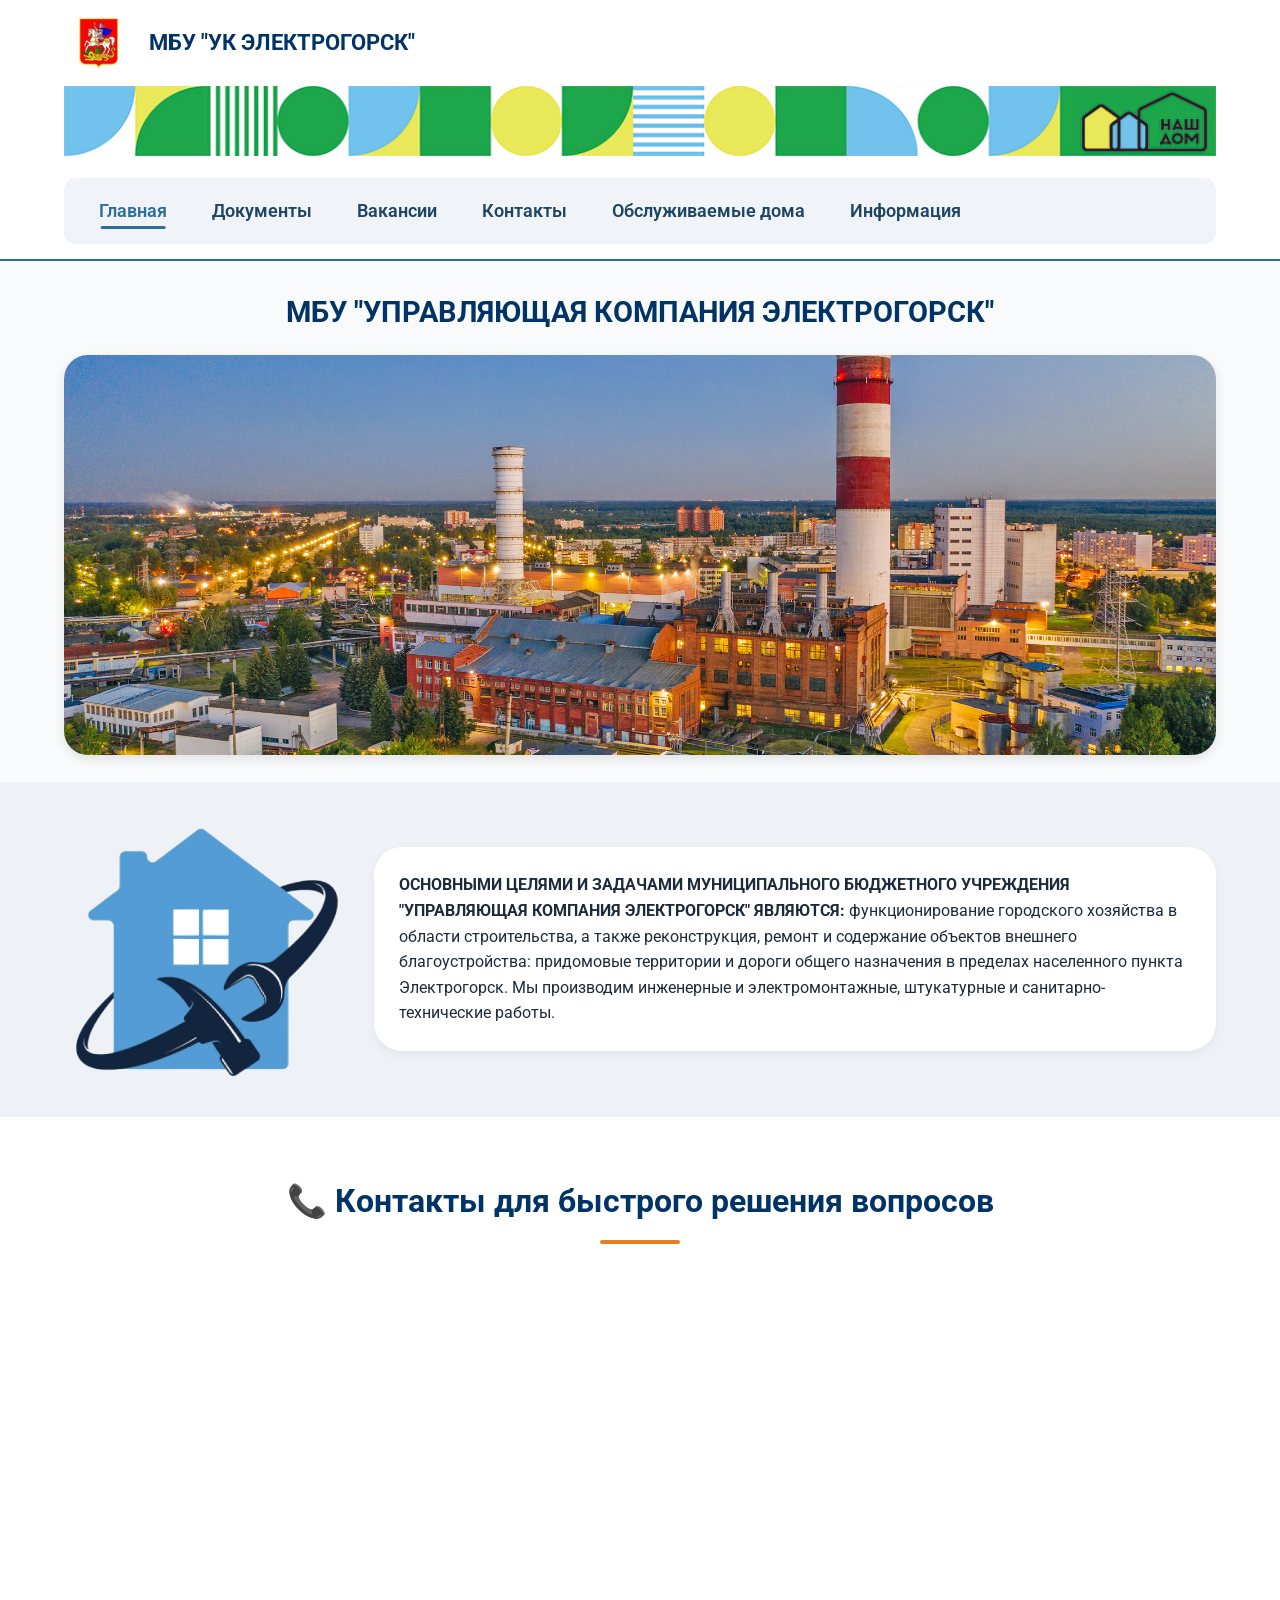
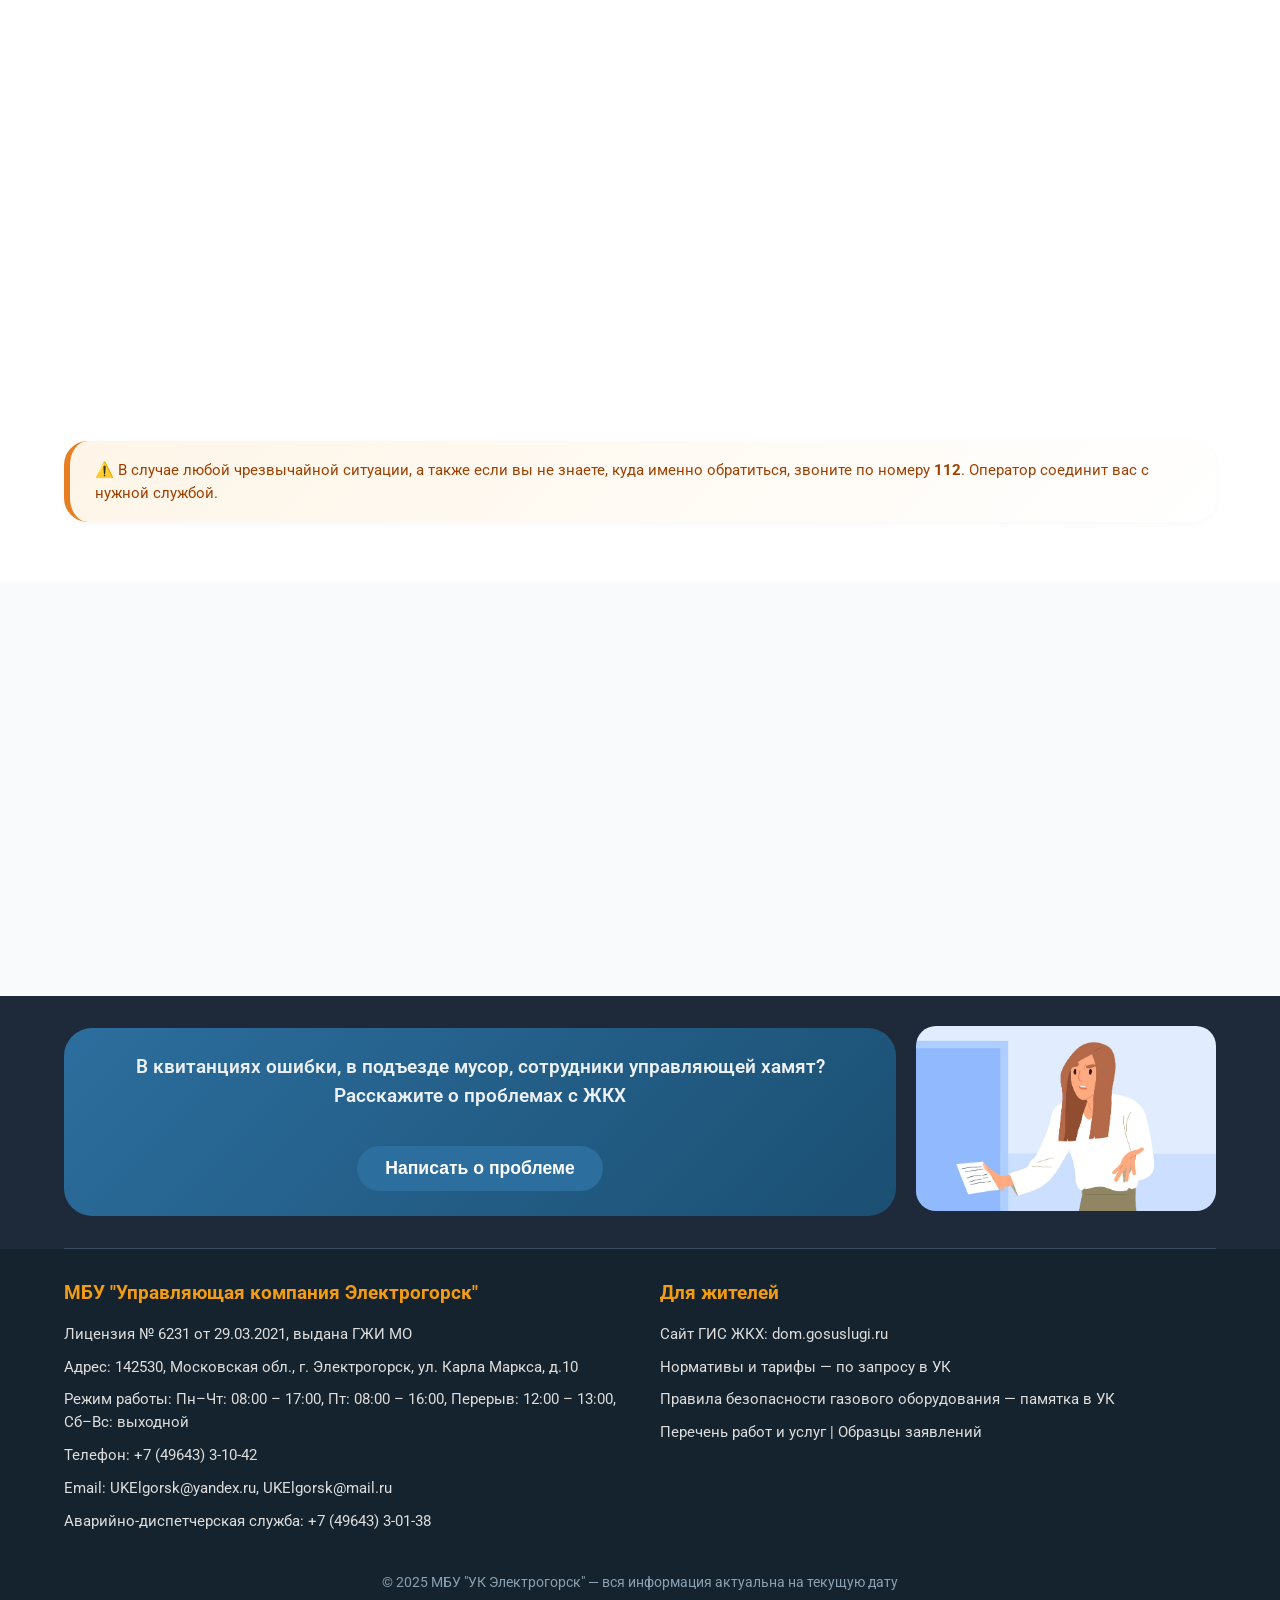
<file: index.html>
<!DOCTYPE html>
<html lang="ru">
<head>
    <meta charset="UTF-8">
    <meta name="viewport" content="width=device-width, initial-scale=1.0, user-scalable=yes">
    <title>МБУ "УК Электрогорск" | Управляющая компания</title>
    <link rel="stylesheet" href="style.css">
    <!-- Подключаем шрифты для удобства чтения -->
    <link href="https://fonts.googleapis.com/css2?family=Roboto:wght@400;500;700;900&display=swap" rel="stylesheet">
    <link rel="stylesheet" href="https://unpkg.com/aos@next/dist/aos.css">
</head>
<body>

    <!-- ШАПКА (ХЭДЕР) -->
    <header class="header">
        <div class="container header-container">
            <div class="logo">
                <img src="images/gerb.jpg" alt="Герб Электрогорска" class="gerb" data-aos="zoom-in" data-aos-duration="1500">
                <span class="logo-text" data-aos="zoom-in" data-aos-duration="1500">МБУ "УК ЭЛЕКТРОГОРСК"</span>
            </div>
            <!-- Декоративный орнамент (полоска с картинкой) -->
            <div class="ornament">
                <img src="images/top_ornament.png" alt="орнамент" class="ornament-img">
            </div>
            <!-- НАВИГАЦИЯ -->
            <nav class="main-nav">
                <ul class="nav-list">
                    <li><a href="index.html" class="active" data-aos="fade-left" data-aos-duration="1500" data-aos-delay="500">Главная</a></li>
                    <li><a href="documents.html" data-aos="fade-left" data-aos-duration="1500" data-aos-delay="600">Документы</a></li>
                    <li><a href="vacancies.html" data-aos="fade-left" data-aos-duration="1500" data-aos-delay="700">Вакансии</a></li>
                    <li><a href="contacts.html" data-aos="fade-left" data-aos-duration="1500" data-aos-delay="800">Контакты</a></li>
                    <li><a href="houses.html" data-aos="fade-left" data-aos-duration="1500" data-aos-delay="800">Обслуживаемые дома</a></li>
                    <li class="dropdown">
                        <a href="#" data-aos="fade-left" data-aos-duration="1500" data-aos-delay="800">Информация</a>
                        <ul class="dropdown-menu">
                            <li><a href="info.html">Общая информация</a></li>
                            <li><a href="announcements.html">Объявления</a></li>
                        </ul>
                    </li>
                </ul>
            </nav>
        </div>
    </header>

    <main>
        <!-- Блок с названием компании и фотографией города -->
        <section class="hero">
            <div class="container">
                <h1 class="company-title" data-aos="fade-up" data-aos-duration="1500">МБУ "УПРАВЛЯЮЩАЯ КОМПАНИЯ ЭЛЕКТРОГОРСК"</h1>
                <img src="images/city-photo2.jpg" alt="Город Электрогорск" class="city-photo" data-aos="zoom-out" data-aos-duration="1500">
            </div>
        </section>

        <section class="mission">
            <div class="container">
                <img src="images/work2.png" alt="Ремонтные работы" class="mission-img" data-aos="fade-right" data-aos-duration="1500">
                <div class="mission-text">
                    <p data-aos="fade-left" data-aos-duration="1500"><strong>ОСНОВНЫМИ ЦЕЛЯМИ И ЗАДАЧАМИ МУНИЦИПАЛЬНОГО БЮДЖЕТНОГО УЧРЕЖДЕНИЯ "УПРАВЛЯЮЩАЯ КОМПАНИЯ ЭЛЕКТРОГОРСК" ЯВЛЯЮТСЯ:</strong> функционирование городского хозяйства в области строительства, а также реконструкция, ремонт и содержание объектов внешнего благоустройства: придомовые территории и дороги общего назначения в пределах населенного пункта Электрогорск. Мы производим инженерные и электромонтажные, штукатурные и санитарно-технические работы.</p>
                </div>
            </div>
        </section>


        

<section class="contacts-block">
    <div class="container">
        <h2 class="section-title">📞 Контакты для быстрого решения вопросов</h2>
        <div class="contacts-table-wrapper" data-aos="fade-up" data-aos-duration="800">
            <table class="contacts-table">
                <tbody>   
                    <tr>
                        <td><strong>🛠️ Аварийная служба УК</strong></td>
                        <td><strong>8 (49643) 3-11-76</strong> — круглосуточно</td>
                    </tr>
                    <tr>
    <td><strong>🆘 Аварийно-диспетчерская служба РСО</strong></td>
    <td><strong>7 (49643) 3-21-93</strong> — круглосуточно</td>
</tr>
                    <tr>
                        <td><strong>🏘️ Жилищно-коммунальный отдел «Юг»</strong></td>
                        <td><strong>8 (49643) 3-21-85</strong></td>
                    </tr>
                    <tr>
                        <td><strong>🏘️ Жилищно-коммунальный отдел «Север»</strong></td>
                        <td><strong>8 (49643) 3-16-21</strong></td>
                    </tr>
                    <tr>
                        <td><strong>🏢 МБУ «Управляющая компания Электрогорск»</strong></td>
                        <td>Телефон: <strong>+7 (49643) 3-10-42</strong><br>E-mail: UKElgorsk@yandex.ru, UKElgorsk@mail.ru<br>Адрес: ул. Карла Маркса, д.10</td>
                    </tr>
                    
                    <tr>
                        <td><strong>🔥 Горячая линия / Телефон доверия (администрация)</strong></td>
                        <td><strong>8-(496)-432-99-03</strong></td>
                    </tr>
                    <tr>
                        <td><strong>🚨 Единая дежурно-диспетчерская служба (ЕДДС)</strong></td>
                        <td>Горячая линия: <strong>8 (49643) 2-12-04</strong></td>
                    </tr>
                    <tr>
                        <td><strong>💨 Аварийная служба газовой сети</strong></td>
                        <td>Со стационарного телефона: <strong>04</strong><br>С мобильного телефона: <strong>104</strong><br>Или через единый номер <strong>112</strong>
                        <br><strong>8(49643)5-06-06</strong>
                        <br><strong>8(800)500-71-84</strong> доб.<strong>106</strong>
                        </td>
                    </tr>
                </tbody>
            </table>
        </div>
        <p class="contacts-note">⚠️ В случае любой чрезвычайной ситуации, а также если вы не знаете, куда именно обратиться, звоните по номеру <strong>112</strong>. Оператор соединит вас с нужной службой.</p>
    </div>
</section>


<div class="admin-cards" data-aos="fade-left" data-aos-duration="1200">
    <h3 class="admin-cards-title">🏛️ Администрация городского округа Павловский Посад</h3>
    <div class="admin-cards-grid">
        <div class="admin-card address-card">
            <div class="admin-card-icon">📍</div>
            <h4 class="admin-card-heading">Адрес</h4>
            <p class="admin-card-text">г. Павловский Посад,<br>пл. Революции, д. 4</p>
        </div>
        <div class="admin-card phones-card">
            <div class="admin-card-icon">📞</div>
            <h4 class="admin-card-heading">Телефоны</h4>
            <p class="admin-card-text">
                <span class="phone-item"><a href="tel:84964321179">8 (49643) 2-11-79</a></span>
                <span class="phone-item"><a href="tel:84964321347">8 (49643) 2-13-47</a></span>
                <span class="phone-item"><a href="tel:84964322409">8 (49643) 2-24-09</a></span>
            </p>
        </div>
        <div class="admin-card email-card">
            <div class="admin-card-icon">✉️</div>
            <h4 class="admin-card-heading">Электронная почта</h4>
            <p class="admin-card-text">
                <span class="email-item"><a href="mailto:pavpos@mosreg.ru">pavpos@mosreg.ru</a></span>
                <span class="email-item"><a href="mailto:info@pavpos.ru">info@pavpos.ru</a></span>
            </p>
        </div>
    </div>
</div>


 <!-- конец -->
       <!-- Блок "Не дали отопление?" с одной картинкой -->
 <!--<section class="heating">
    <div class="container heating-container">
        <div class="heating-info">
            <h2 data-aos="fade-left" data-aos-duration="1500">Не дали отопление? <span>Расскажите — мы поможем!</span></h2>
            <p class="lead" data-aos="fade-right" data-aos-duration="1500">В Подмосковье начался отопительный сезон: узнать дату запуска отопления в своем доме можно с помощью Карты коммунальных услуг МКД.</p>
            
            <div class="steps-block" data-aos="fade-right" data-aos-duration="1500" data-aos-delay="400">
                <h3>Что делать, если отопление не дали?</h3>
                <p>Если по графику в вашем доме уже должно стать тепло, но этого не произошло, расскажите об этом через <strong>Единую диспетчерскую службу Московской области</strong>.</p>
            </div>
            
            <div class="steps-block" data-aos="fade-right" data-aos-duration="1500" data-aos-delay="500">
                <h3>Как подать заявку</h3>
                <ul class="styled-list check-list">
                    <li>нажимаем «подать заявку» на сайте;</li>
                    <li>указываем контактный номер для связи;</li>
                    <li>выбираем адрес проживания;</li>
                    <li>указываем номер квартиры;</li>
                    <li>выбираем интересующую категорию и оставляем заявку.</li>
                </ul>
            </div>
            
            <div class="steps-block" data-aos="fade-right" data-aos-duration="1500" data-aos-delay="500">
                <h3>Что дальше?</h3>
                <ol class="styled-list numbered-list">
                    <li>Управляющая компания рассмотрит вашу заявку в течение суток.</li>
                    <li>Мы направим слесаря УК в ваш дом или квартиру для установления причины и запуска отопления.</li>
                </ol>
            </div>
            
            <button class="btn primary-btn" id="openModalBtn" data-aos="fade-up" data-aos-duration="1000">Подать заявку</button>
        </div>
        
        <div class="heating-image-single">
            <img src="images/work.jpg" alt="Помощь с отоплением" data-aos="zoom-in" data-aos-duration="1500">
            <img src="images/goodheat.png" alt="Помощь с отоплением" data-aos="zoom-in" data-aos-duration="1500">
            
        </div>
    </div>
</section>-->
    </main>
    <!-- ФУТЕР (нижняя часть с градиентом и обязательной информацией) -->
    <footer class="footer">
        <div class="container footer-container">
            <div class="footer-left">
                <div class="gradient-box">
                    <p class="footer-slogan">В квитанциях ошибки, в подъезде мусор, сотрудники управляющей хамят? Расскажите о проблемах с ЖКХ</p>
                    <button class="btn secondary-btn" id="openProblemModal">Написать о проблеме</button>
                </div>
            </div>
            <div class="footer-right">
                <!-- Картинка-заглушка, заменишь на свою -->
                <img src="images/banner.jpg" alt="Фото дома" class="footer-img">
                
            </div>
        </div>
        <!-- Блок с обязательной раскрытой информацией (п.31, 32 требований) -->
        <div class="footer-info">
            <div class="container">
                <div class="info-grid">
                    <div class="info-block">
                        <h4>МБУ "Управляющая компания Электрогорск"</h4>
                        <p>Лицензия № 6231 от 29.03.2021, выдана ГЖИ МО</p>
                        <p>Адрес: 142530, Московская обл., г. Электрогорск, ул. Карла Маркса, д.10</p>
                        <p>Режим работы: Пн–Чт: 08:00 – 17:00, Пт: 08:00 – 16:00, Перерыв: 12:00 – 13:00, Сб–Вс: выходной</p>
                        <p>Телефон: <a href="tel:+74964331042">+7 (49643) 3-10-42</a></p>
                        <p>Email: <a href="mailto:UKElgorsk@yandex.ru">UKElgorsk@yandex.ru</a>, <a href="mailto:UKElgorsk@mail.ru">UKElgorsk@mail.ru</a></p>
                        <p>Аварийно-диспетчерская служба: +7 (49643) 3-01-38</p>
                    </div>
                    <div class="info-block">
                        <h4>Для жителей</h4>
                        <p>Сайт ГИС ЖКХ: <a href="https://dom.gosuslugi.ru" target="_blank">dom.gosuslugi.ru</a></p>
                        <p>Нормативы и тарифы — по запросу в УК</p>
                        <p>Правила безопасности газового оборудования — памятка в УК</p>
                        <p><a href="#">Перечень работ и услуг</a> | <a href="#">Образцы заявлений</a></p>
                    </div>
                </div>
                <div class="copyright">
                    © 2025 МБУ "УК Электрогорск" — вся информация актуальна на текущую дату
                </div>
            </div>
        </div>
    </footer>








    
   <!-- НОВОЕ МОДАЛЬНОЕ ОКНО для "Написать о проблеме" -->
<div id="problemModal" class="modal problem-modal">
    <div class="modal-content modal-large">
        <span class="close-problem-modal close">&times;</span>
        <h3>Сообщить о проблеме</h3>
        <form id="problemForm" enctype="multipart/form-data">
            <div class="form-group">
                <label>Опишите ситуацию *</label>
                <textarea name="problemText" rows="4" placeholder="Суть проблемы или предложения..." required></textarea>
                <small class="form-hint">Несколько проблем? Рекомендуется указывать информацию только об одной проблеме или предложении, так вопрос быстрее дойдет до адресата.</small>
            </div>

            <div class="form-group">
                <label>Файлы (при необходимости)</label>
                <div class="file-upload-area" id="fileUploadArea">
                    <p>📎 Перетащите файлы сюда или <span class="file-select-link">выберите на компьютере</span></p>
                    <input type="file" name="files" id="fileInput" multiple style="display: none;">
                </div>
                <small class="form-hint">Не более 10 файлов, каждый до 10 Мб</small>
                <ul id="fileList" class="file-list"></ul>
            </div>

            <div class="form-row">
                <div class="form-group">
                    <label>Ваш регион *</label>
                    <select name="region" required>
                        <option value="">Выберите регион</option>
                        <option value="Московская область">Московская область</option>
                        <option value="Москва">Москва</option>
                        <option value="Другой">Другой</option>
                    </select>
                </div>
                <div class="form-group">
                    <label>Категория</label>
                    <select name="category">
                        <option value="">Выберите категорию</option>
                        <option value="Проблема с ЖКХ">Проблема с ЖКХ</option>
                        <option value="Ошибка в квитанции">Ошибка в квитанции</option>
                        <option value="Хамство сотрудников">Хамство сотрудников</option>
                        <option value="Мусор и благоустройство">Мусор и благоустройство</option>
                        <option value="Отопление/горячая вода">Отопление/горячая вода</option>
                    </select>
                </div>
            </div>

            <div class="form-group checkbox-group">
                <label class="checkbox-label">
                    <input type="checkbox" name="publicDisplay"> Отображать сообщение или обращение на портале госуслуг в открытом доступе
                </label>
            </div>

            <div class="form-group checkbox-group">
                <label class="checkbox-label">
                    <input type="checkbox" name="agreement" required> Я соглашаюсь с правилами подачи сообщений и обращений
                </label>
            </div>

            <div class="form-group checkbox-group">
                <label class="checkbox-label">
                    <input type="checkbox" name="collective"> Коллективное обращение
                </label>
                <small class="form-hint">Если обращение коллективное, укажите список заявителей в описании.</small>
            </div>

            <div class="form-group checkbox-group">
                <label class="checkbox-label">
                    <input type="checkbox" name="fz59"> Если Вы хотите, чтобы обращение рассматривалось в соответствии с 59-ФЗ в 30-дневный срок, отметьте на форме
                </label>
            </div>

            <button type="submit" class="btn primary-btn">Отправить обращение</button>
        </form>
    </div>
</div>


<!-- СТАРАЯ МОДАЛКА для заявки на отопление/вакансии -->
<div id="modal" class="modal">
    <div class="modal-content">
        <span class="close">&times;</span>
        <h3>Подать заявку</h3>
        <form id="requestForm">
            <label>Ваше имя *</label>
            <input type="text" name="name" required>
            <label>Контактный телефон *</label>
            <input type="tel" name="phone" required>
            <label>Адрес (улица, дом, квартира)</label>
            <input type="text" name="address">
            <label>Суть проблемы</label>
            <textarea name="problem" rows="3"></textarea>
            <button type="submit" class="btn primary-btn">Отправить</button>
        </form>
    </div>
</div>
<script src="https://unpkg.com/aos@next/dist/aos.js"></script>
  <script>AOS.init({offset:0});</script>
    <script src="script.js"></script>
</body>
</html>
</file>
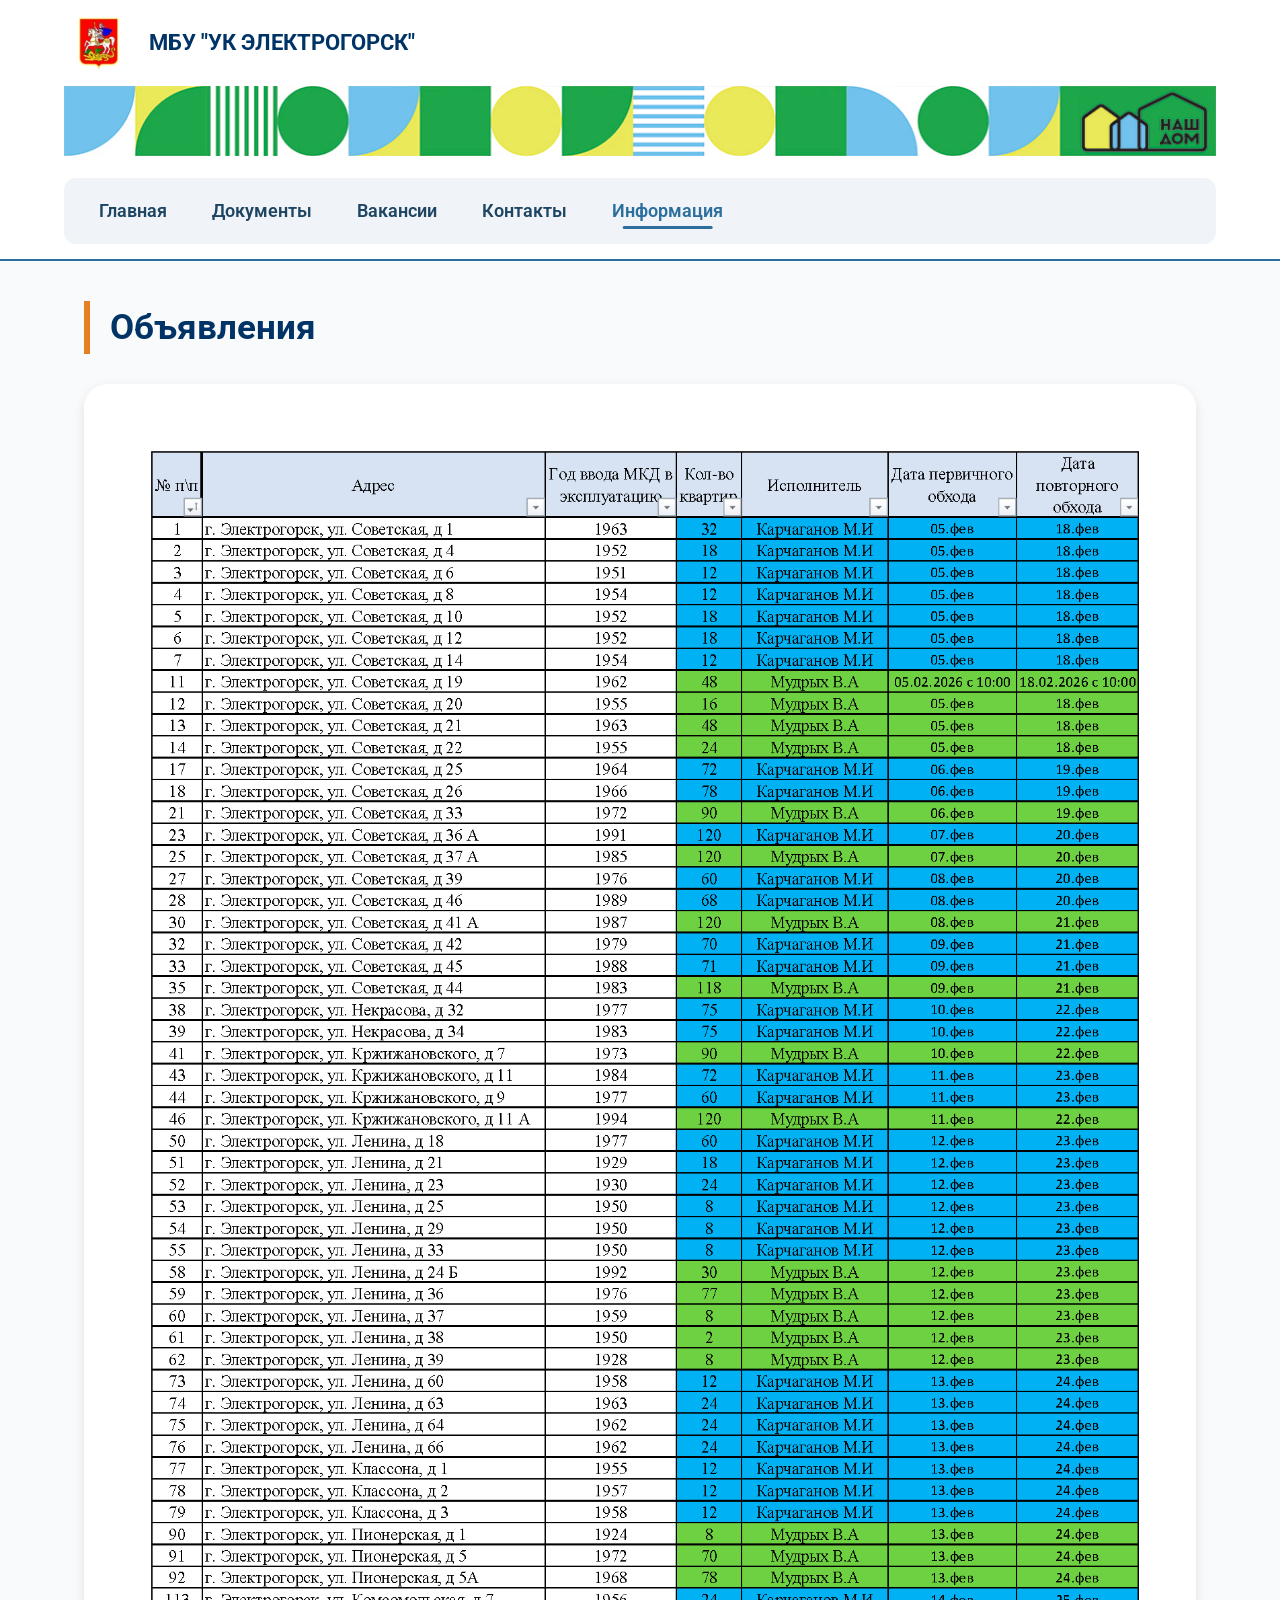
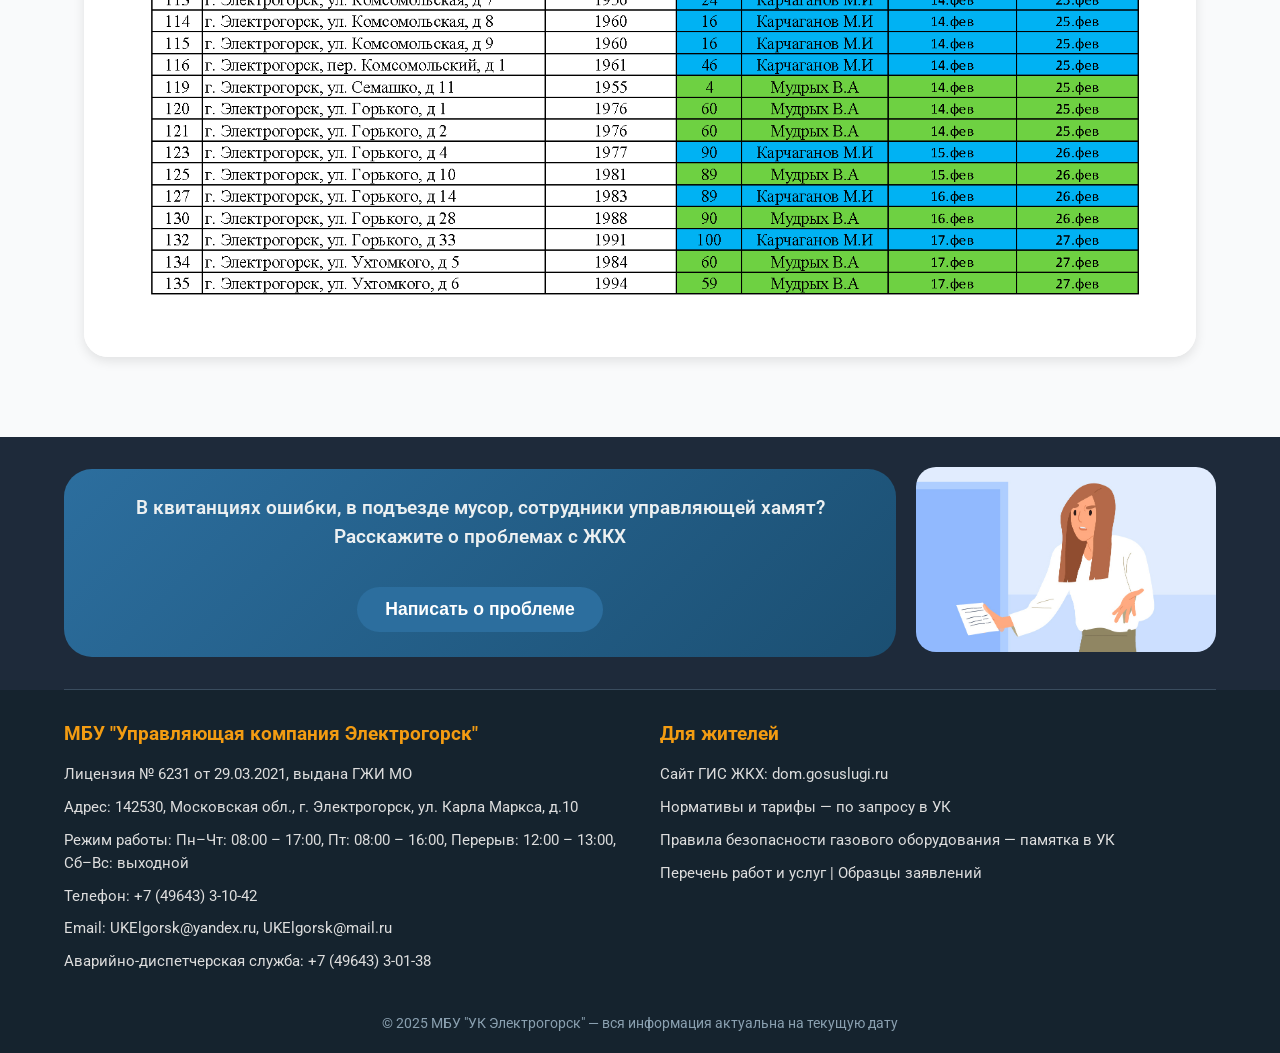
<file: announcements.html>
<!DOCTYPE html>
<html lang="ru">
<head>
    <meta charset="UTF-8">
    <meta name="viewport" content="width=device-width, initial-scale=1.0">
    <title>Объявления - МБУ "УК Электрогорск"</title>
    <link rel="stylesheet" href="style.css">
    <link href="https://fonts.googleapis.com/css2?family=Roboto:wght@400;500;700&display=swap" rel="stylesheet">
    <link rel="stylesheet" href="https://unpkg.com/aos@next/dist/aos.css">
</head>
<body>
    <header class="header">
        <div class="container header-container">
            <div class="logo">
                <img src="images/gerb.jpg" alt="Герб Электрогорска" class="gerb" data-aos="zoom-in" data-aos-duration="1500">
                <span class="logo-text" data-aos="zoom-in" data-aos-duration="1500">МБУ "УК ЭЛЕКТРОГОРСК"</span>
            </div>
            <div class="ornament">
                <img src="images/top_ornament.png" alt="орнамент" class="ornament-img">
            </div>
            <nav class="main-nav">
                <ul class="nav-list">
                    <li><a href="index.html" data-aos="fade-left" data-aos-duration="1500" data-aos-delay="500">Главная</a></li>
                    <li><a href="documents.html" data-aos="fade-left" data-aos-duration="1500" data-aos-delay="600">Документы</a></li>
                    <li><a href="vacancies.html" data-aos="fade-left" data-aos-duration="1500" data-aos-delay="700">Вакансии</a></li>
                    <li><a href="contacts.html" data-aos="fade-left" data-aos-duration="1500" data-aos-delay="800">Контакты</a></li>
                    <li class="dropdown">
                        <a href="#" class="active" data-aos="fade-left" data-aos-duration="1500" data-aos-delay="800">Информация</a>
                        <ul class="dropdown-menu">
                            <li><a href="info.html" class="active">Общая информация</a></li>
                            <li><a href="announcements.html">Объявления</a></li>
                        </ul>
                    </li>
                </ul>
            </nav>
        </div>
    </header>
    
    <main>
        <div class="container announcements-container">
            <h1 class="page-title" data-aos="fade-right" data-aos-duration="1500">Объявления</h1>
            <div class="announcements-grid">
                <!--<div class="announcement-card" data-aos="fade-up" data-aos-duration="1500" data-aos-delay="200">
                    <img src="images/announcement1.png" alt="Объявление 1">
                </div>-->
                <div class="announcement-card" data-aos="fade-up" data-aos-duration="1500" data-aos-delay="300">
                    <img src="images/announcement2.png" alt="Объявление 2">
                </div>
            </div>
        </div>
    </main>

    <footer class="footer">
        <div class="container footer-container">
            <div class="footer-left">
                <div class="gradient-box">
                    <p class="footer-slogan">В квитанциях ошибки, в подъезде мусор, сотрудники управляющей хамят? Расскажите о проблемах с ЖКХ</p>
                    <button class="btn secondary-btn open-modal-btn">Написать о проблеме</button>
                </div>
            </div>
            <div class="footer-right">
                <img src="images/banner.jpg" alt="Фото дома" class="footer-img">
            </div>
        </div>
        <div class="footer-info">
            <div class="container">
                <div class="info-grid">
                    <div class="info-block">
                        <h4>МБУ "Управляющая компания Электрогорск"</h4>
                        <p>Лицензия № 6231 от 29.03.2021, выдана ГЖИ МО</p>
                        <p>Адрес: 142530, Московская обл., г. Электрогорск, ул. Карла Маркса, д.10</p>
                        <p>Режим работы: Пн–Чт: 08:00 – 17:00, Пт: 08:00 – 16:00, Перерыв: 12:00 – 13:00, Сб–Вс: выходной</p>
                        <p>Телефон: <a href="tel:+74964331042">+7 (49643) 3-10-42</a></p>
                        <p>Email: <a href="mailto:UKElgorsk@yandex.ru">UKElgorsk@yandex.ru</a>, <a href="mailto:UKElgorsk@mail.ru">UKElgorsk@mail.ru</a></p>
                        <p>Аварийно-диспетчерская служба: +7 (49643) 3-01-38</p>
                    </div>
                    <div class="info-block">
                        <h4>Для жителей</h4>
                        <p>Сайт ГИС ЖКХ: <a href="https://dom.gosuslugi.ru" target="_blank">dom.gosuslugi.ru</a></p>
                        <p>Нормативы и тарифы — по запросу в УК</p>
                        <p>Правила безопасности газового оборудования — памятка в УК</p>
                        <p><a href="#">Перечень работ и услуг</a> | <a href="#">Образцы заявлений</a></p>
                    </div>
                </div>
                <div class="copyright">
                    © 2025 МБУ "УК Электрогорск" — вся информация актуальна на текущую дату
                </div>
            </div>
        </div>
    </footer>





    <!-- НОВОЕ МОДАЛЬНОЕ ОКНО для "Написать о проблеме" -->
<div id="problemModal" class="modal problem-modal">
    <div class="modal-content modal-large">
        <span class="close-problem-modal close">&times;</span>
        <h3>Сообщить о проблеме</h3>
        <form id="problemForm" enctype="multipart/form-data">
            <div class="form-group">
                <label>Опишите ситуацию *</label>
                <textarea name="problemText" rows="4" placeholder="Суть проблемы или предложения..." required></textarea>
                <small class="form-hint">Несколько проблем? Рекомендуется указывать информацию только об одной проблеме или предложении, так вопрос быстрее дойдет до адресата.</small>
            </div>

            <div class="form-group">
                <label>Файлы (при необходимости)</label>
                <div class="file-upload-area" id="fileUploadArea">
                    <p>📎 Перетащите файлы сюда или <span class="file-select-link">выберите на компьютере</span></p>
                    <input type="file" name="files" id="fileInput" multiple style="display: none;">
                </div>
                <small class="form-hint">Не более 10 файлов, каждый до 10 Мб</small>
                <ul id="fileList" class="file-list"></ul>
            </div>

            <div class="form-row">
                <div class="form-group">
                    <label>Ваш регион *</label>
                    <select name="region" required>
                        <option value="">Выберите регион</option>
                        <option value="Московская область">Московская область</option>
                        <option value="Москва">Москва</option>
                        <option value="Другой">Другой</option>
                    </select>
                </div>
                <div class="form-group">
                    <label>Категория</label>
                    <select name="category">
                        <option value="">Выберите категорию</option>
                        <option value="Проблема с ЖКХ">Проблема с ЖКХ</option>
                        <option value="Ошибка в квитанции">Ошибка в квитанции</option>
                        <option value="Хамство сотрудников">Хамство сотрудников</option>
                        <option value="Мусор и благоустройство">Мусор и благоустройство</option>
                        <option value="Отопление/горячая вода">Отопление/горячая вода</option>
                    </select>
                </div>
            </div>

            <div class="form-group checkbox-group">
                <label class="checkbox-label">
                    <input type="checkbox" name="publicDisplay"> Отображать сообщение или обращение на портале госуслуг в открытом доступе
                </label>
            </div>

            <div class="form-group checkbox-group">
                <label class="checkbox-label">
                    <input type="checkbox" name="agreement" required> Я соглашаюсь с правилами подачи сообщений и обращений
                </label>
            </div>

            <div class="form-group checkbox-group">
                <label class="checkbox-label">
                    <input type="checkbox" name="collective"> Коллективное обращение
                </label>
                <small class="form-hint">Если обращение коллективное, укажите список заявителей в описании.</small>
            </div>

            <div class="form-group checkbox-group">
                <label class="checkbox-label">
                    <input type="checkbox" name="fz59"> Если Вы хотите, чтобы обращение рассматривалось в соответствии с 59-ФЗ в 30-дневный срок, отметьте на форме
                </label>
            </div>

            <button type="submit" class="btn primary-btn">Отправить обращение</button>
        </form>
    </div>
</div>
<script src="https://unpkg.com/aos@next/dist/aos.js"></script>
  <script>AOS.init({offset:0});</script>
<script src="script.js"></script>
</body>
</html>
</file>
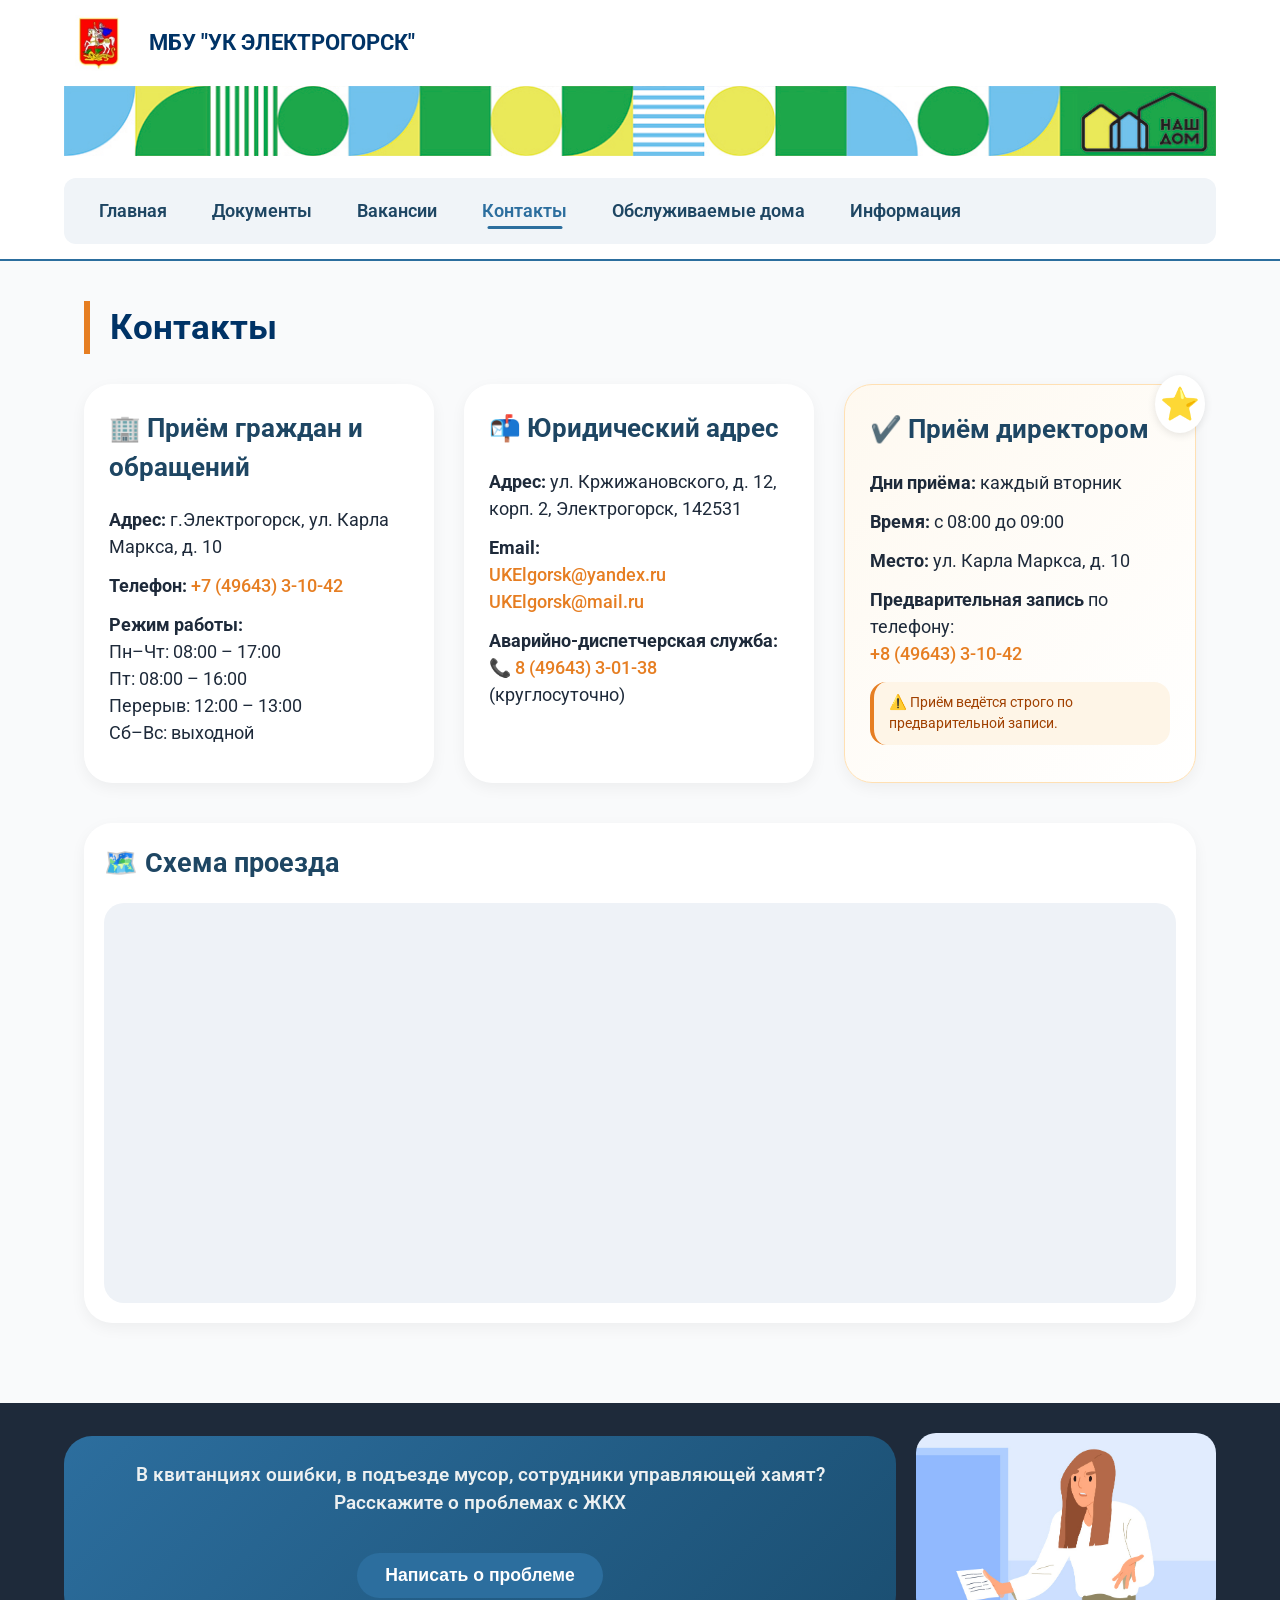
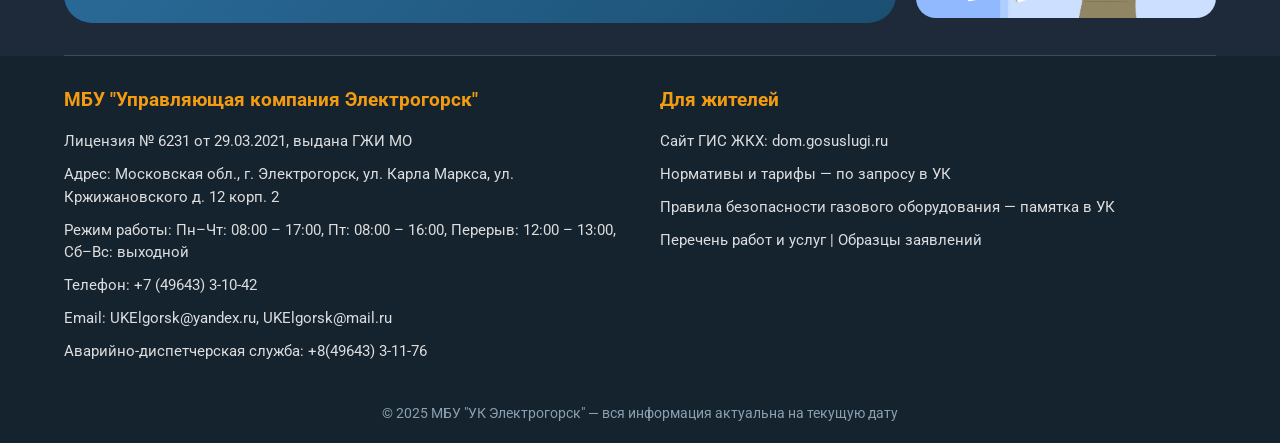
<file: contacts.html>
<!DOCTYPE html>
<html lang="ru">
<head>
    <meta charset="UTF-8">
    <meta name="viewport" content="width=device-width, initial-scale=1.0, user-scalable=yes">
    <title>Контакты - МБУ "УК Электрогорск"</title>
    <link rel="stylesheet" href="style.css">
    <link href="https://fonts.googleapis.com/css2?family=Roboto:wght@400;500;700;900&display=swap" rel="stylesheet">
    <link rel="stylesheet" href="https://unpkg.com/aos@next/dist/aos.css">
</head>
<body>
<!-- Скрипт для загрузки Яндекс.Карт -->
<script src="https://api-maps.yandex.ru/2.1/?apikey=ваш_ключ&lang=ru_RU" type="text/javascript"></script>
    <!-- ШАПКА -->
    <header class="header">
        <div class="container header-container">
            <div class="logo">
                <img src="images/gerb.jpg" alt="Герб Электрогорска" class="gerb" data-aos="zoom-in" data-aos-duration="1500">
                <span class="logo-text" data-aos="zoom-in" data-aos-duration="1500">МБУ "УК ЭЛЕКТРОГОРСК"</span>
            </div>
            <div class="ornament">
                <img src="images/top_ornament.png" alt="орнамент" class="ornament-img">
            </div>
            <nav class="main-nav">
                <ul class="nav-list">
                    <li><a href="index.html" data-aos="fade-left" data-aos-duration="1500" data-aos-delay="500">Главная</a></li>
                    <li><a href="documents.html" data-aos="fade-left" data-aos-duration="1500" data-aos-delay="600">Документы</a></li>
                    <li><a href="vacancies.html" data-aos="fade-left" data-aos-duration="1500" data-aos-delay="700">Вакансии</a></li>
                    <li><a href="contacts.html" class="active" data-aos="fade-left" data-aos-duration="1500" data-aos-delay="800">Контакты</a></li>
                    <li><a href="houses.html" data-aos="fade-left" data-aos-duration="1500" data-aos-delay="800">Обслуживаемые дома</a></li>
                    <li class="dropdown">
                        <a href="#" data-aos="fade-left" data-aos-duration="1500" data-aos-delay="800">Информация</a>
                        <ul class="dropdown-menu">
                            <li><a href="info.html">Общая информация</a></li>
                            <li><a href="announcements.html">Объявления</a></li>
                        </ul>
                    </li>
                </ul>
            </nav>
        </div>
    </header>

    <main>
    <div class="container contacts-container">
        <h1 class="page-title" data-aos="fade-right" data-aos-duration="1500">Контакты</h1>

        <div class="contacts-grid">
            <!-- Карточка 1: Приём граждан -->
            <div class="contact-card" data-aos="fade-up" data-aos-duration="1500" data-aos-delay="500">
                <h2>🏢 Приём граждан и обращений</h2>
                <p><strong>Адрес:</strong> г.Электрогорск, ул. Карла Маркса, д. 10</p>
                <p><strong>Телефон:</strong> <a href="tel:+74964331042">+7 (49643) 3-10-42</a></p>
                <p><strong>Режим работы:</strong><br>
                Пн–Чт: 08:00 – 17:00<br>
                Пт: 08:00 – 16:00<br>
                Перерыв: 12:00 – 13:00<br>
                Сб–Вс: выходной</p>
            </div>

            <!-- Карточка 2: Юридический адрес -->
            <div class="contact-card" data-aos="fade-up" data-aos-duration="1500" data-aos-delay="600">
                <h2>📬 Юридический адрес</h2>
                <p><strong>Адрес:</strong> ул. Кржижановского, д. 12, корп. 2, Электрогорск, 142531</p>
                <p><strong>Email:</strong><br>
                <a href="mailto:UKElgorsk@yandex.ru">UKElgorsk@yandex.ru</a><br>
                <a href="mailto:UKElgorsk@mail.ru">UKElgorsk@mail.ru</a></p>
                <p><strong>Аварийно-диспетчерская служба:</strong><br>
                📞 <a href="tel:+74964330138">8 (49643) 3-01-38</a> (круглосуточно)</p>
            </div>

            <!-- Карточка 3: Приём директором (НОВОЕ) -->
            <div class="contact-card highlight-card" data-aos="fade-up" data-aos-duration="1500" data-aos-delay="700">
                <h2>✔️ Приём директором</h2>
                <p><strong>Дни приёма:</strong> каждый вторник</p>
                <p><strong>Время:</strong> с 08:00 до 09:00</p>
                <p><strong>Место:</strong> ул. Карла Маркса, д. 10</p>
                <p><strong>Предварительная запись</strong> по телефону:<br>
                <a href="tel:+74964331042">+8 (49643) 3-10-42</a></p>
                <p class="important-note">⚠️ Приём ведётся строго по предварительной записи.</p>
            </div>
        </div>

        <!-- Карта (можно оставить как есть) -->
       <div class="map-container" data-aos="zoom-in" data-aos-duration="1500" data-aos-delay="500">
    <h2>🗺️ Схема проезда</h2>
    <div class="map-placeholder" id="map" style="width: 100%; height: 400px;"></div>
</div>
    </div>
</main>




    <!-- ФУТЕР (такой же) -->
    <footer class="footer">
        <div class="container footer-container">
            <div class="footer-left">
                <div class="gradient-box">
                    <p class="footer-slogan">В квитанциях ошибки, в подъезде мусор, сотрудники управляющей хамят? Расскажите о проблемах с ЖКХ</p>
                    <button class="btn secondary-btn open-modal-btn">Написать о проблеме</button>
                </div>
            </div>
            <div class="footer-right">
                <img src="images/banner.jpg" alt="Фото дома" class="footer-img">
            </div>
        </div>
        <div class="footer-info">
            <div class="container">
                <div class="info-grid">
                    <div class="info-block">
                        <h4>МБУ "Управляющая компания Электрогорск"</h4>
                        <p>Лицензия № 6231 от 29.03.2021, выдана ГЖИ МО</p>
                        <p>Адрес: Московская обл., г. Электрогорск, ул. Карла Маркса, ул. Кржижановского д. 12 корп. 2</p>
                        <p>Режим работы: Пн–Чт: 08:00 – 17:00, Пт: 08:00 – 16:00, Перерыв: 12:00 – 13:00, Сб–Вс: выходной</p>
                        <p>Телефон: <a href="tel:+74964331042">+7 (49643) 3-10-42</a></p>
                        <p>Email: <a href="mailto:UKElgorsk@yandex.ru">UKElgorsk@yandex.ru</a>, <a href="mailto:UKElgorsk@mail.ru">UKElgorsk@mail.ru</a></p>
                        <p>Аварийно-диспетчерская служба: +8(49643) 3-11-76</p>
                    </div>
                    <div class="info-block">
                        <h4>Для жителей</h4>
                        <p>Сайт ГИС ЖКХ: <a href="https://dom.gosuslugi.ru" target="_blank">dom.gosuslugi.ru</a></p>
                        <p>Нормативы и тарифы — по запросу в УК</p>
                        <p>Правила безопасности газового оборудования — памятка в УК</p>
                        <p><a href="#">Перечень работ и услуг</a> | <a href="#">Образцы заявлений</a></p>
                    </div>
                </div>
                <div class="copyright">
                    © 2025 МБУ "УК Электрогорск" — вся информация актуальна на текущую дату
                </div>
            </div>
        </div>
    </footer>

    <!-- Модальное окно -->
    <div id="modal" class="modal">
        <div class="modal-content">
            <span class="close">&times;</span>
            <h3>Оставить заявку</h3>
            <form id="requestForm">
                <label>Ваше имя *</label>
                <input type="text" name="name" required>
                <label>Контактный телефон *</label>
                <input type="tel" name="phone" required>
                <label>Адрес (улица, дом, квартира)</label>
                <input type="text" name="address">
                <label>Суть проблемы</label>
                <textarea name="problem" rows="3"></textarea>
                <button type="submit" class="btn primary-btn">Отправить</button>
            </form>
        </div>
    </div>
<!-- НОВОЕ МОДАЛЬНОЕ ОКНО для "Написать о проблеме" -->
<div id="problemModal" class="modal problem-modal">
    <div class="modal-content modal-large">
        <span class="close-problem-modal close">&times;</span>
        <h3>Сообщить о проблеме</h3>
        <form id="problemForm" enctype="multipart/form-data">
            <div class="form-group">
                <label>Опишите ситуацию *</label>
                <textarea name="problemText" rows="4" placeholder="Суть проблемы или предложения..." required></textarea>
                <small class="form-hint">Несколько проблем? Рекомендуется указывать информацию только об одной проблеме или предложении, так вопрос быстрее дойдет до адресата.</small>
            </div>

            <div class="form-group">
                <label>Файлы (при необходимости)</label>
                <div class="file-upload-area" id="fileUploadArea">
                    <p>📎 Перетащите файлы сюда или <span class="file-select-link">выберите на компьютере</span></p>
                    <input type="file" name="files" id="fileInput" multiple style="display: none;">
                </div>
                <small class="form-hint">Не более 10 файлов, каждый до 10 Мб</small>
                <ul id="fileList" class="file-list"></ul>
            </div>

            <div class="form-row">
                <div class="form-group">
                    <label>Ваш регион *</label>
                    <select name="region" required>
                        <option value="">Выберите регион</option>
                        <option value="Московская область">Московская область</option>
                        <option value="Москва">Москва</option>
                        <option value="Другой">Другой</option>
                    </select>
                </div>
                <div class="form-group">
                    <label>Категория</label>
                    <select name="category">
                        <option value="">Выберите категорию</option>
                        <option value="Проблема с ЖКХ">Проблема с ЖКХ</option>
                        <option value="Ошибка в квитанции">Ошибка в квитанции</option>
                        <option value="Хамство сотрудников">Хамство сотрудников</option>
                        <option value="Мусор и благоустройство">Мусор и благоустройство</option>
                        <option value="Отопление/горячая вода">Отопление/горячая вода</option>
                    </select>
                </div>
            </div>

            <div class="form-group checkbox-group">
                <label class="checkbox-label">
                    <input type="checkbox" name="publicDisplay"> Отображать сообщение или обращение на портале госуслуг в открытом доступе
                </label>
            </div>

            <div class="form-group checkbox-group">
                <label class="checkbox-label">
                    <input type="checkbox" name="agreement" required> Я соглашаюсь с правилами подачи сообщений и обращений
                </label>
            </div>

            <div class="form-group checkbox-group">
                <label class="checkbox-label">
                    <input type="checkbox" name="collective"> Коллективное обращение
                </label>
                <small class="form-hint">Если обращение коллективное, укажите список заявителей в описании.</small>
            </div>

            <div class="form-group checkbox-group">
                <label class="checkbox-label">
                    <input type="checkbox" name="fz59"> Если Вы хотите, чтобы обращение рассматривалось в соответствии с 59-ФЗ в 30-дневный срок, отметьте на форме
                </label>
            </div>

            <button type="submit" class="btn primary-btn">Отправить обращение</button>
        </form>
    </div>
</div>
<script src="https://unpkg.com/aos@next/dist/aos.js"></script>
  <script>AOS.init({offset:0});</script>
    <script src="script.js"></script>



    <script type="text/javascript">
    function initMap() {
        // Координаты центра карты
        var center = [55.887412, 38.777118];

        // Создание карты
        var map = new ymaps.Map("map", {
            center: center,
            zoom: 17,
            controls: ["zoomControl", "fullscreenControl"]
        });

        // Добавление метки
        var placemark = new ymaps.Placemark(center, {
            hintContent: "МБУ УК Электрогорск",
            balloonContent: "<strong>МБУ Управляющая компания Электрогорск</strong><br />ул. Карла Маркса, 10, Электрогорск, Московская обл., 142530"
        });

        map.geoObjects.add(placemark);
    }

    // Ждем загрузки API и страницы
    ymaps.ready(initMap);
</script>
</body>
</html>
</file>
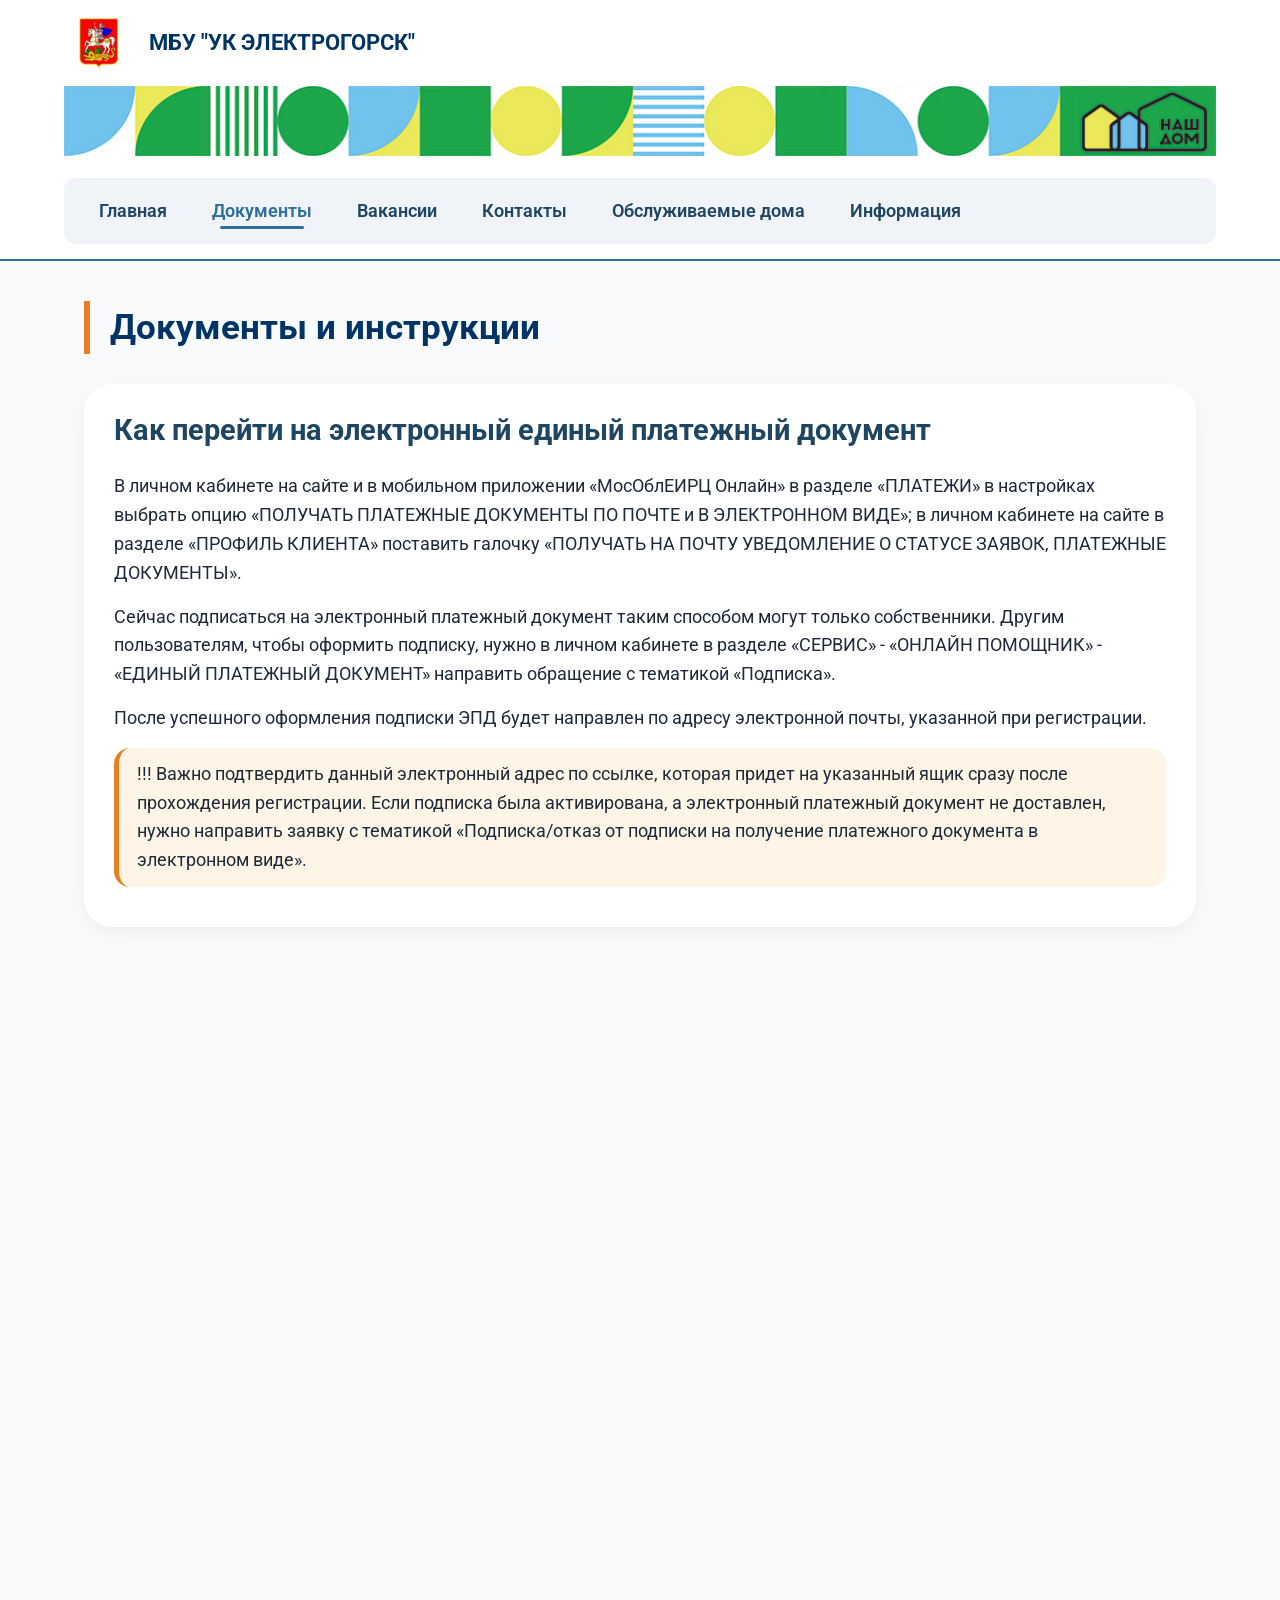
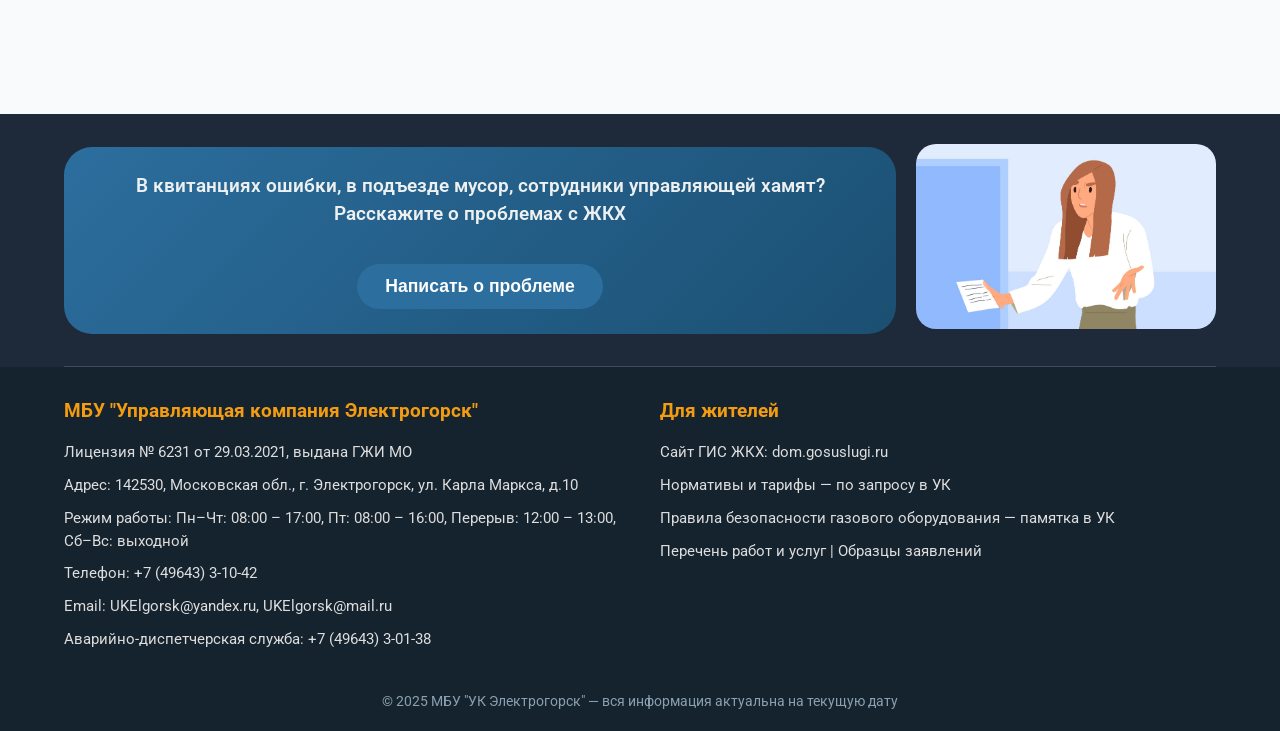
<file: documents.html>
<!DOCTYPE html>
<html lang="ru">
<head>
    <meta charset="UTF-8">
    <meta name="viewport" content="width=device-width, initial-scale=1.0, user-scalable=yes">
    <title>Документы - МБУ "УК Электрогорск"</title>
    <link rel="stylesheet" href="style.css">
    <link href="https://fonts.googleapis.com/css2?family=Roboto:wght@400;500;700;900&display=swap" rel="stylesheet">
    <link rel="stylesheet" href="https://unpkg.com/aos@next/dist/aos.css">
</head>
<body>

    <!-- ШАПКА (ХЭДЕР) -->
    <header class="header">
        <div class="container header-container">
            <div class="logo">
                <img src="images/gerb.jpg" alt="Герб Электрогорска" class="gerb" data-aos="zoom-in" data-aos-duration="1500">
                <span class="logo-text" data-aos="zoom-in" data-aos-duration="1500">МБУ "УК ЭЛЕКТРОГОРСК"</span>
            </div>
            <div class="ornament">
                <img src="images/top_ornament.png" alt="орнамент" class="ornament-img">
            </div>
            <nav class="main-nav">
                <ul class="nav-list">
                    <li><a href="index.html" data-aos="fade-left" data-aos-duration="1500" data-aos-delay="500">Главная</a></li>
                    <li><a href="documents.html" class="active" data-aos="fade-left" data-aos-duration="1500" data-aos-delay="600">Документы</a></li>
                    <li><a href="vacancies.html" data-aos="fade-left" data-aos-duration="1500" data-aos-delay="700">Вакансии</a></li>
                    <li><a href="contacts.html" data-aos="fade-left" data-aos-duration="1500" data-aos-delay="800">Контакты</a></li>
                    <li><a href="houses.html" data-aos="fade-left" data-aos-duration="1500" data-aos-delay="800">Обслуживаемые дома</a></li>
                    <li class="dropdown">
                        <a href="#" data-aos="fade-left" data-aos-duration="1500" data-aos-delay="800">Информация</a>
                        <ul class="dropdown-menu">
                            <li><a href="info.html">Общая информация</a></li>
                            <li><a href="announcements.html">Объявления</a></li>
                        </ul>
                    </li>
                </ul>
            </nav>
        </div>
    </header>

    <main>
        <div class="container documents-container">
            <h1 class="page-title" data-aos="fade-right" data-aos-duration="1500">Документы и инструкции</h1>
            
            <!-- Блок 1: Как перейти на электронный ЕПД -->
            <section class="doc-block" data-aos="fade-up" data-aos-duration="1500" data-aos-delay="300">
                <h2>Как перейти на электронный единый платежный документ</h2>
                <p>В личном кабинете на сайте и в мобильном приложении «МосОблЕИРЦ Онлайн» в разделе «ПЛАТЕЖИ» в настройках выбрать опцию «ПОЛУЧАТЬ ПЛАТЕЖНЫЕ ДОКУМЕНТЫ ПО ПОЧТЕ и В ЭЛЕКТРОННОМ ВИДЕ»; в личном кабинете на сайте в разделе «ПРОФИЛЬ КЛИЕНТА» поставить галочку «ПОЛУЧАТЬ НА ПОЧТУ УВЕДОМЛЕНИЕ О СТАТУСЕ ЗАЯВОК, ПЛАТЕЖНЫЕ ДОКУМЕНТЫ».</p>
                <p>Сейчас подписаться на электронный платежный документ таким способом могут только собственники. Другим пользователям, чтобы оформить подписку, нужно в личном кабинете в разделе «СЕРВИС» - «ОНЛАЙН ПОМОЩНИК» - «ЕДИНЫЙ ПЛАТЕЖНЫЙ ДОКУМЕНТ» направить обращение с тематикой «Подписка».</p>
                <p>После успешного оформления подписки ЭПД будет направлен по адресу электронной почты, указанной при регистрации.</p>
                <p class="important" data-aos="fade-in" data-aos-duration="1500" data-aos-delay="500">!!! Важно подтвердить данный электронный адрес по ссылке, которая придет на указанный ящик сразу после прохождения регистрации. Если подписка была активирована, а электронный платежный документ не доставлен, нужно направить заявку с тематикой «Подписка/отказ от подписки на получение платежного документа в электронном виде».</p>
            </section>

            <!-- Блок 2: Газовое оборудование -->
            <section class="doc-block" data-aos="fade-up" data-aos-duration="1500" data-aos-delay="400">
                <h2>Техническое обслуживание газового оборудования</h2>
                <p>В соответствии с пунктом 46 Постановления Правительства Российской Федерации от 14.05.2013 № 410 "О мерах по обеспечению безопасности при использовании и содержании внутридомового и внутриквартирного газового оборудования" АО "Мособлгаз" подготовлены и размещены на официальном сайте: <a href="https://mosoblgaz.ru/abonents/services/tekhnicheskoe-obsluzhivanie/" target="_blank">https://mosoblgaz.ru/abonents/services/tekhnicheskoe-obsluzhivanie/</a> графики проведения технического обслуживания внутридомового и внутриквартирного газового оборудования (ТО ВДГО/ВКГО) в 2025 году.</p>
            </section>

            <!-- Блок 3: Ссылки на PDF-документы (лицензия, аттестат и т.д.) -->
            <section class="doc-block pdf-list" data-aos="fade-up" data-aos-duration="1500" data-aos-delay="400">
                <h2>Лицензии и официальные документы</h2>
                <ul>
                    <li><a href="https://ukelgorsk.ru/docs/electronic_Шаблон_лицензии_house_receipt_МБУ__МУНИЦИПАЛЬ_1.pdf" target="_blank">Лицензия на осуществление предпринимательской деятельности по управлению многоквартирными домами</a></li>
                    <li><a href="https://ukelgorsk.ru/docs/reestrizm.pdf" target="_blank">Решение ГЖИ МО от 29.03.2021 № 6231</a></li>
                    <li><a href="https://ukelgorsk.ru/docs/kvalifikatt.pdf" target="_blank">Квалификационный аттестат</a></li>
                    <li><a href="https://ukelgorsk.ru/docs/АП-2021%20(2).pdf" target="_blank">Адресный перечень подъездов 2021</a></li>
                </ul>
                <p class="note">* Документы в формате PDF. Если файлы не открываются, свяжитесь с нами по телефону +7 (49643) 3-10-42.</p>
            </section>
        </div>
    </main>

    <!-- ФУТЕР (полностью такой же, как на главной) -->
    <footer class="footer">
        <div class="container footer-container">
            <div class="footer-left">
                <div class="gradient-box">
                    <p class="footer-slogan">В квитанциях ошибки, в подъезде мусор, сотрудники управляющей хамят? Расскажите о проблемах с ЖКХ</p>
                    <button class="btn secondary-btn" id="openProblemModalFooter">Написать о проблеме</button>
                </div>
            </div>
            <div class="footer-right">
                <img src="images/banner.jpg" alt="Фото дома" class="footer-img">
            </div>
        </div>
        <div class="footer-info">
            <div class="container">
                <div class="info-grid">
                    <div class="info-block">
                        <h4>МБУ "Управляющая компания Электрогорск"</h4>
                        <p>Лицензия № 6231 от 29.03.2021, выдана ГЖИ МО</p>
                        <p>Адрес: 142530, Московская обл., г. Электрогорск, ул. Карла Маркса, д.10</p>
                        <p>Режим работы: Пн–Чт: 08:00 – 17:00, Пт: 08:00 – 16:00, Перерыв: 12:00 – 13:00, Сб–Вс: выходной</p>
                        <p>Телефон: <a href="tel:+74964331042">+7 (49643) 3-10-42</a></p>
                        <p>Email: <a href="mailto:UKElgorsk@yandex.ru">UKElgorsk@yandex.ru</a>, <a href="mailto:UKElgorsk@mail.ru">UKElgorsk@mail.ru</a></p>
                        <p>Аварийно-диспетчерская служба: +7 (49643) 3-01-38</p>
                    </div>
                    <div class="info-block">
                        <h4>Для жителей</h4>
                        <p>Сайт ГИС ЖКХ: <a href="https://dom.gosuslugi.ru" target="_blank">dom.gosuslugi.ru</a></p>
                        <p>Нормативы и тарифы — по запросу в УК</p>
                        <p>Правила безопасности газового оборудования — памятка в УК</p>
                        <p><a href="#">Перечень работ и услуг</a> | <a href="#">Образцы заявлений</a></p>
                    </div>
                </div>
                <div class="copyright">
                    © 2025 МБУ "УК Электрогорск" — вся информация актуальна на текущую дату
                </div>
            </div>
        </div>
    </footer>
<!-- НОВОЕ МОДАЛЬНОЕ ОКНО для "Написать о проблеме" -->
<div id="problemModal" class="modal problem-modal">
    <div class="modal-content modal-large">
        <span class="close-problem-modal close">&times;</span>
        <h3>Сообщить о проблеме</h3>
        <form id="problemForm" enctype="multipart/form-data">
            <div class="form-group">
                <label>Опишите ситуацию *</label>
                <textarea name="problemText" rows="4" placeholder="Суть проблемы или предложения..." required></textarea>
                <small class="form-hint">Несколько проблем? Рекомендуется указывать информацию только об одной проблеме или предложении, так вопрос быстрее дойдет до адресата.</small>
            </div>

            <div class="form-group">
                <label>Файлы (при необходимости)</label>
                <div class="file-upload-area" id="fileUploadArea">
                    <p>📎 Перетащите файлы сюда или <span class="file-select-link">выберите на компьютере</span></p>
                    <input type="file" name="files" id="fileInput" multiple style="display: none;">
                </div>
                <small class="form-hint">Не более 10 файлов, каждый до 10 Мб</small>
                <ul id="fileList" class="file-list"></ul>
            </div>

            <div class="form-row">
                <div class="form-group">
                    <label>Ваш регион *</label>
                    <select name="region" required>
                        <option value="">Выберите регион</option>
                        <option value="Московская область">Московская область</option>
                        <option value="Москва">Москва</option>
                        <option value="Другой">Другой</option>
                    </select>
                </div>
                <div class="form-group">
                    <label>Категория</label>
                    <select name="category">
                        <option value="">Выберите категорию</option>
                        <option value="Проблема с ЖКХ">Проблема с ЖКХ</option>
                        <option value="Ошибка в квитанции">Ошибка в квитанции</option>
                        <option value="Хамство сотрудников">Хамство сотрудников</option>
                        <option value="Мусор и благоустройство">Мусор и благоустройство</option>
                        <option value="Отопление/горячая вода">Отопление/горячая вода</option>
                    </select>
                </div>
            </div>

            <div class="form-group checkbox-group">
                <label class="checkbox-label">
                    <input type="checkbox" name="publicDisplay"> Отображать сообщение или обращение на портале госуслуг в открытом доступе
                </label>
            </div>

            <div class="form-group checkbox-group">
                <label class="checkbox-label">
                    <input type="checkbox" name="agreement" required> Я соглашаюсь с правилами подачи сообщений и обращений
                </label>
            </div>

            <div class="form-group checkbox-group">
                <label class="checkbox-label">
                    <input type="checkbox" name="collective"> Коллективное обращение
                </label>
                <small class="form-hint">Если обращение коллективное, укажите список заявителей в описании.</small>
            </div>

            <div class="form-group checkbox-group">
                <label class="checkbox-label">
                    <input type="checkbox" name="fz59"> Если Вы хотите, чтобы обращение рассматривалось в соответствии с 59-ФЗ в 30-дневный срок, отметьте на форме
                </label>
            </div>

            <button type="submit" class="btn primary-btn">Отправить обращение</button>
        </form>
    </div>
</div>
    <!-- Модальное окно (то же самое) -->
    <div id="modal" class="modal">
        <div class="modal-content">
            <span class="close">&times;</span>
            <h3>Оставить заявку</h3>
            <form id="requestForm">
                <label>Ваше имя *</label>
                <input type="text" name="name" required>
                <label>Контактный телефон *</label>
                <input type="tel" name="phone" required>
                <label>Адрес (улица, дом, квартира)</label>
                <input type="text" name="address">
                <label>Суть проблемы</label>
                <textarea name="problem" rows="3"></textarea>
                <button type="submit" class="btn primary-btn">Отправить</button>
            </form>
        </div>
    </div>
<script src="https://unpkg.com/aos@next/dist/aos.js"></script>
  <script>AOS.init({offset:0});</script>
    <script src="script.js"></script>
</body>
</html>
</file>
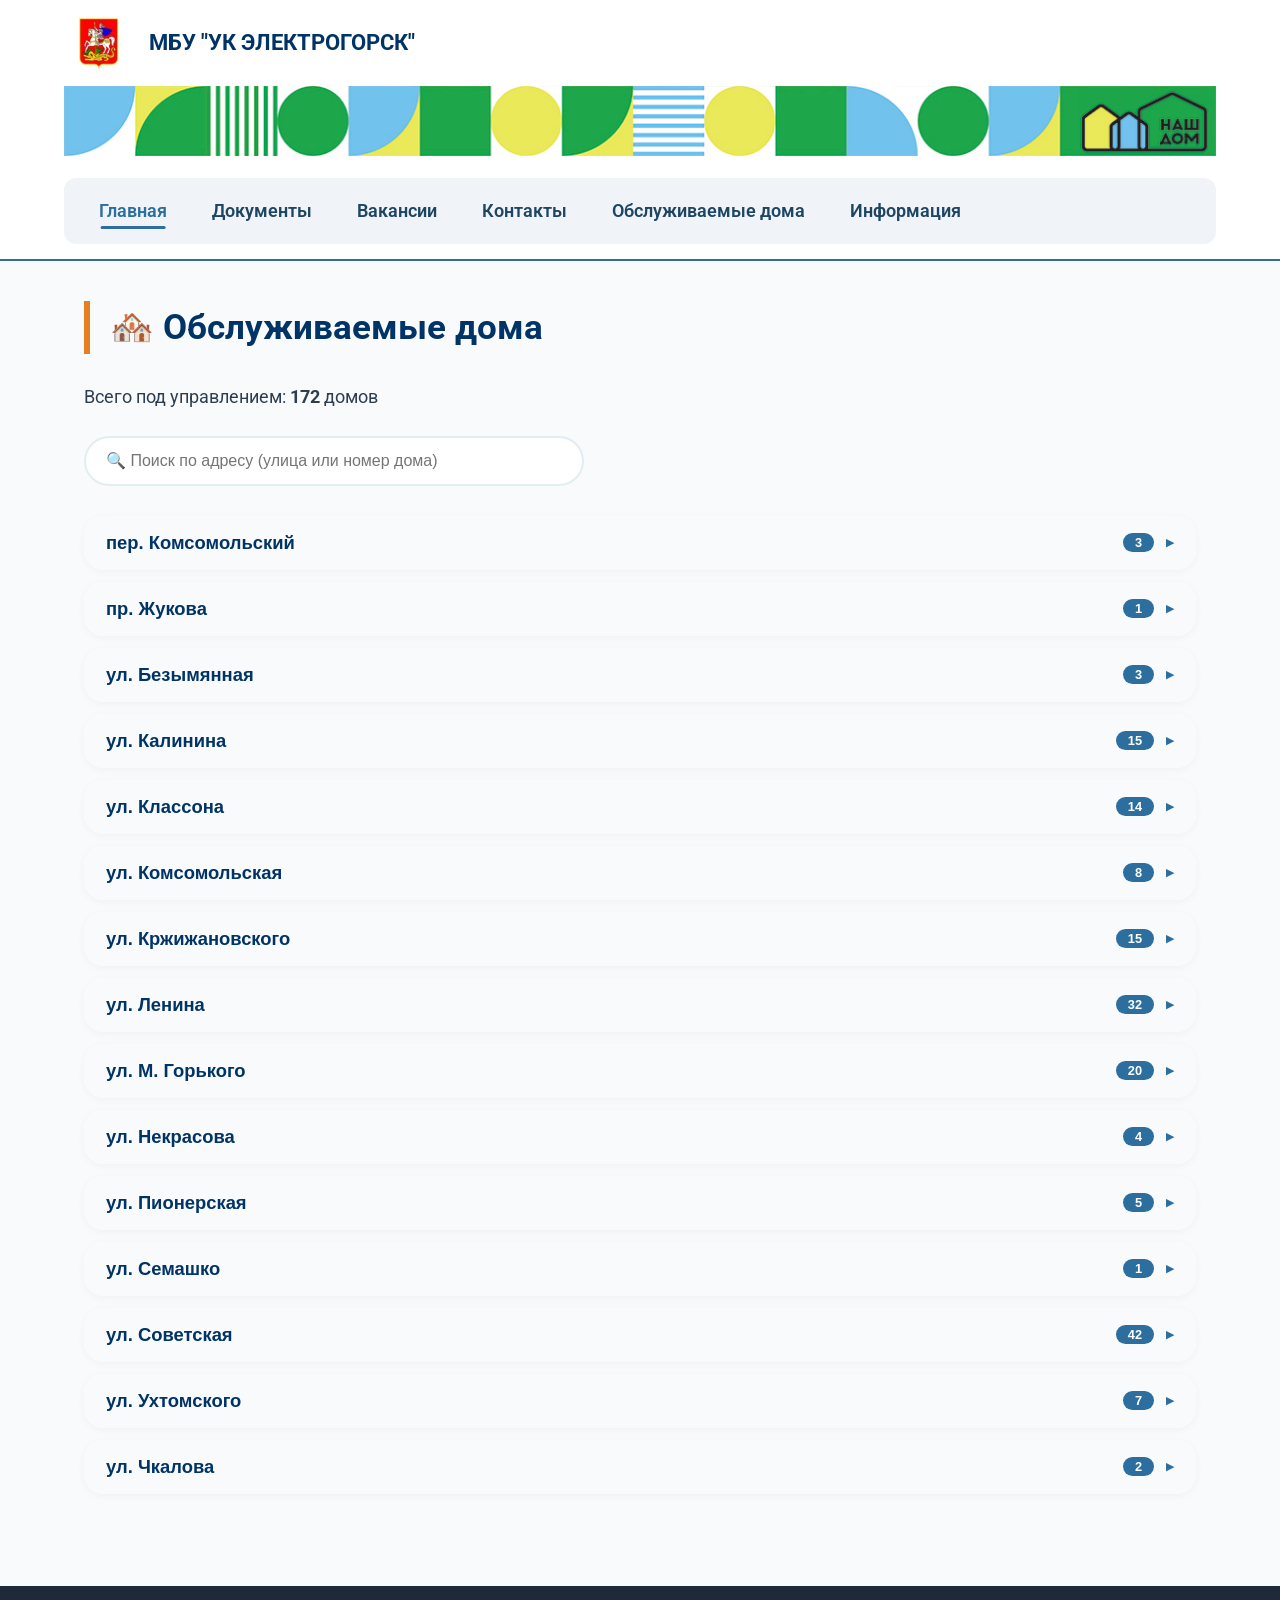
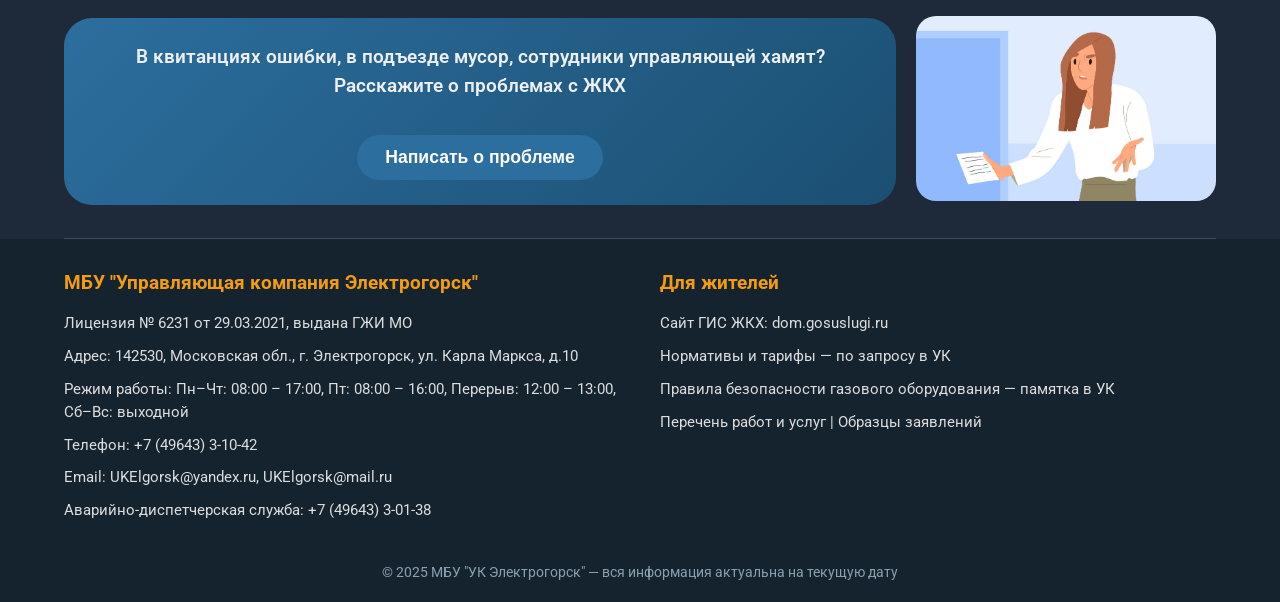
<file: houses.html>
<!DOCTYPE html>
<html lang="ru">
<head>
    <meta charset="UTF-8">
    <meta name="viewport" content="width=device-width, initial-scale=1.0, user-scalable=yes">
    <title>Обслуживаемые дома - МБУ "УК Электрогорск"</title>
    <link rel="stylesheet" href="style.css">
    <link href="https://fonts.googleapis.com/css2?family=Roboto:wght@400;500;700;900&display=swap" rel="stylesheet">
    <link rel="stylesheet" href="https://unpkg.com/aos@next/dist/aos.css">
</head>
<body>

    <!-- ШАПКА -->
    <header class="header">
        <div class="container header-container">
            <div class="logo">
                <img src="images/gerb.jpg" alt="Герб Электрогорска" class="gerb" data-aos="zoom-in" data-aos-duration="1500">
                <span class="logo-text" data-aos="zoom-in" data-aos-duration="1500">МБУ "УК ЭЛЕКТРОГОРСК"</span>
            </div>
            <div class="ornament">
                <img src="images/top_ornament.png" alt="орнамент" class="ornament-img">
            </div>
            <nav class="main-nav">
                <ul class="nav-list">
                     <li><a href="index.html" class="active" data-aos="fade-left" data-aos-duration="1500" data-aos-delay="500">Главная</a></li>
                    <li><a href="documents.html" data-aos="fade-left" data-aos-duration="1500" data-aos-delay="600">Документы</a></li>
                    <li><a href="vacancies.html" data-aos="fade-left" data-aos-duration="1500" data-aos-delay="700">Вакансии</a></li>
                    <li><a href="contacts.html" data-aos="fade-left" data-aos-duration="1500" data-aos-delay="800">Контакты</a></li>
                    <li><a href="houses.html" data-aos="fade-left" data-aos-duration="1500" data-aos-delay="800">Обслуживаемые дома</a></li>
                    <li class="dropdown">
                        <a href="#" data-aos="fade-left" data-aos-duration="1500" data-aos-delay="800">Информация</a>
                        <ul class="dropdown-menu">
                            <li><a href="info.html">Общая информация</a></li>
                            <li><a href="announcements.html">Объявления</a></li>
                        </ul>
                    </li>
                </ul>
            </nav>
        </div>
    </header>

    <main>
        <div class="container houses-container">
            <h1 class="page-title" data-aos="fade-right" data-aos-duration="1500">🏘️ Обслуживаемые дома</h1>
            <p class="houses-intro" data-aos="fade-in" data-aos-duration="1500" data-aos-delay="400">Всего под управлением: <strong id="totalHouses">0</strong> домов</p>

            <!-- Поиск -->
            <div class="search-box" data-aos="fade-up" data-aos-duration="1500">
                <input type="text" id="houseSearch" placeholder="🔍 Поиск по адресу (улица или номер дома)" class="search-input">
            </div>

            <!-- Аккордеон -->
            <div class="houses-accordion" id="housesAccordion" data-aos="fade-up" data-aos-duration="1500">
                <!-- Заполняется из JavaScript -->
            </div>
        </div>
    </main>

    <!-- ФУТЕР -->
    <footer class="footer">
        <div class="container footer-container">
            <div class="footer-left">
                <div class="gradient-box">
                    <p class="footer-slogan">В квитанциях ошибки, в подъезде мусор, сотрудники управляющей хамят? Расскажите о проблемах с ЖКХ</p>
                    <button class="btn secondary-btn open-modal-btn">Написать о проблеме</button>
                </div>
            </div>
            <div class="footer-right">
                <img src="images/banner.jpg" alt="Фото дома" class="footer-img">
            </div>
        </div>
        <div class="footer-info">
            <div class="container">
                <div class="info-grid">
                    <div class="info-block">
                        <h4>МБУ "Управляющая компания Электрогорск"</h4>
                        <p>Лицензия № 6231 от 29.03.2021, выдана ГЖИ МО</p>
                        <p>Адрес: 142530, Московская обл., г. Электрогорск, ул. Карла Маркса, д.10</p>
                        <p>Режим работы: Пн–Чт: 08:00 – 17:00, Пт: 08:00 – 16:00, Перерыв: 12:00 – 13:00, Сб–Вс: выходной</p>
                        <p>Телефон: <a href="tel:+74964331042">+7 (49643) 3-10-42</a></p>
                        <p>Email: <a href="mailto:UKElgorsk@yandex.ru">UKElgorsk@yandex.ru</a>, <a href="mailto:UKElgorsk@mail.ru">UKElgorsk@mail.ru</a></p>
                        <p>Аварийно-диспетчерская служба: +7 (49643) 3-01-38</p>
                    </div>
                    <div class="info-block">
                        <h4>Для жителей</h4>
                        <p>Сайт ГИС ЖКХ: <a href="https://dom.gosuslugi.ru" target="_blank">dom.gosuslugi.ru</a></p>
                        <p>Нормативы и тарифы — по запросу в УК</p>
                        <p>Правила безопасности газового оборудования — памятка в УК</p>
                        <p><a href="#">Перечень работ и услуг</a> | <a href="#">Образцы заявлений</a></p>
                    </div>
                </div>
                <div class="copyright">
                    © 2025 МБУ "УК Электрогорск" — вся информация актуальна на текущую дату
                </div>
            </div>
        </div>
    </footer>

    <!-- Модальное окно для информации о доме -->
    <div id="houseModal" class="modal house-modal">
        <div class="modal-content">
            <span class="close">&times;</span>
            <h3 id="houseModalTitle">Дом</h3>
            <div id="houseModalBody"></div>
        </div>
    </div>
 <!-- Модальное окно (заявка) -->
    <div id="modal" class="modal">
        <div class="modal-content">
            <span class="close">&times;</span>
            <h3>Откликнуться на вакансию</h3>
            <form id="vacancyForm">
                <input type="hidden" name="vacancy" id="selectedVacancy">
                <label>Ваше имя *</label>
                <input type="text" name="name" required>
                <label>Контактный телефон *</label>
                <input type="tel" name="phone" required>
                <label>Краткий опыт работы</label>
                <textarea name="experience" rows="3"></textarea>
                <button type="submit" class="btn primary-btn">Отправить заявку</button>
            </form>
        </div>
    </div>
<!-- НОВОЕ МОДАЛЬНОЕ ОКНО для "Написать о проблеме" -->
<div id="problemModal" class="modal problem-modal">
    <div class="modal-content modal-large">
        <span class="close-problem-modal close">&times;</span>
        <h3>Сообщить о проблеме</h3>
        <form id="problemForm" enctype="multipart/form-data">
            <div class="form-group">
                <label>Опишите ситуацию *</label>
                <textarea name="problemText" rows="4" placeholder="Суть проблемы или предложения..." required></textarea>
                <small class="form-hint">Несколько проблем? Рекомендуется указывать информацию только об одной проблеме или предложении, так вопрос быстрее дойдет до адресата.</small>
            </div>

            <div class="form-group">
                <label>Файлы (при необходимости)</label>
                <div class="file-upload-area" id="fileUploadArea">
                    <p>📎 Перетащите файлы сюда или <span class="file-select-link">выберите на компьютере</span></p>
                    <input type="file" name="files" id="fileInput" multiple style="display: none;">
                </div>
                <small class="form-hint">Не более 10 файлов, каждый до 10 Мб</small>
                <ul id="fileList" class="file-list"></ul>
            </div>

            <div class="form-row">
                <div class="form-group">
                    <label>Ваш регион *</label>
                    <select name="region" required>
                        <option value="">Выберите регион</option>
                        <option value="Московская область">Московская область</option>
                        <option value="Москва">Москва</option>
                        <option value="Другой">Другой</option>
                    </select>
                </div>
                <div class="form-group">
                    <label>Категория</label>
                    <select name="category">
                        <option value="">Выберите категорию</option>
                        <option value="Проблема с ЖКХ">Проблема с ЖКХ</option>
                        <option value="Ошибка в квитанции">Ошибка в квитанции</option>
                        <option value="Хамство сотрудников">Хамство сотрудников</option>
                        <option value="Мусор и благоустройство">Мусор и благоустройство</option>
                        <option value="Отопление/горячая вода">Отопление/горячая вода</option>
                    </select>
                </div>
            </div>

            <div class="form-group checkbox-group">
                <label class="checkbox-label">
                    <input type="checkbox" name="publicDisplay"> Отображать сообщение или обращение на портале госуслуг в открытом доступе
                </label>
            </div>

            <div class="form-group checkbox-group">
                <label class="checkbox-label">
                    <input type="checkbox" name="agreement" required> Я соглашаюсь с правилами подачи сообщений и обращений
                </label>
            </div>

            <div class="form-group checkbox-group">
                <label class="checkbox-label">
                    <input type="checkbox" name="collective"> Коллективное обращение
                </label>
                <small class="form-hint">Если обращение коллективное, укажите список заявителей в описании.</small>
            </div>

            <div class="form-group checkbox-group">
                <label class="checkbox-label">
                    <input type="checkbox" name="fz59"> Если Вы хотите, чтобы обращение рассматривалось в соответствии с 59-ФЗ в 30-дневный срок, отметьте на форме
                </label>
            </div>

            <button type="submit" class="btn primary-btn">Отправить обращение</button>
        </form>
    </div>
</div>
    <!-- Подключаем AOS -->
    <script src="https://unpkg.com/aos@next/dist/aos.js"></script>
    <script>
        AOS.init({ offset: 0 });
    </script>
    <!-- Подключаем данные и логику -->
    <script src="houses-data.js"></script>
    <script src="script.js"></script>
    <script src="houses.js"></script>
</body>
</html>
</file>
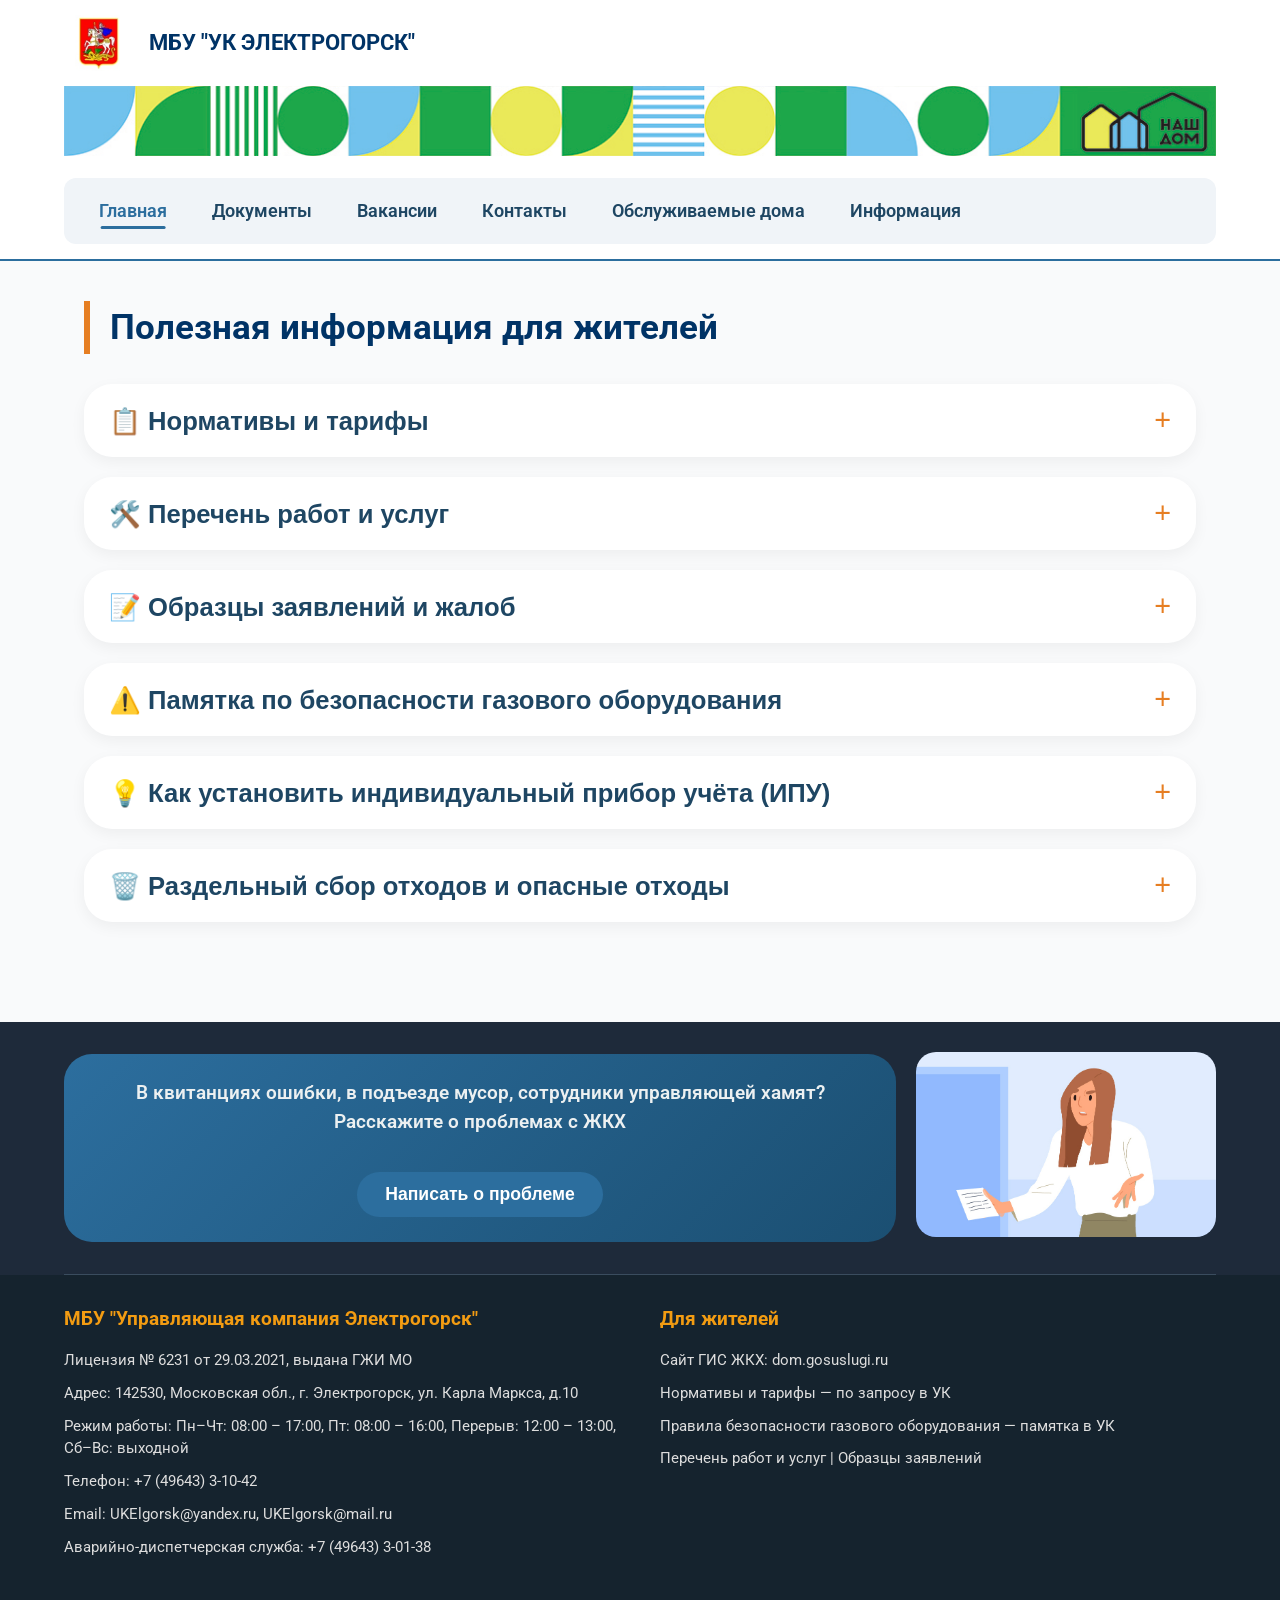
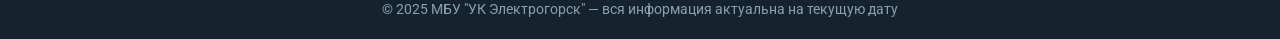
<file: info.html>
<!DOCTYPE html>
<html lang="ru">
<head>
    <meta charset="UTF-8">
    <meta name="viewport" content="width=device-width, initial-scale=1.0, user-scalable=yes">
    <title>Информация для жителей - МБУ "УК Электрогорск"</title>
    <link rel="stylesheet" href="style.css">
    <link href="https://fonts.googleapis.com/css2?family=Roboto:wght@400;500;700;900&display=swap" rel="stylesheet">
    <link rel="stylesheet" href="https://unpkg.com/aos@next/dist/aos.css">
</head>
<body>

    <header class="header">
        <div class="container header-container">
            <div class="logo">
                <img src="images/gerb.jpg" alt="Герб Электрогорска" class="gerb" data-aos="zoom-in" data-aos-duration="1500">
                <span class="logo-text" data-aos="zoom-in" data-aos-duration="1500">МБУ "УК ЭЛЕКТРОГОРСК"</span>
            </div>
            <div class="ornament">
                <img src="images/top_ornament.png" alt="орнамент" class="ornament-img">
            </div>
            <nav class="main-nav">
                <ul class="nav-list">
                    <li><a href="index.html" class="active" data-aos="fade-left" data-aos-duration="1500" data-aos-delay="500">Главная</a></li>
                    <li><a href="documents.html" data-aos="fade-left" data-aos-duration="1500" data-aos-delay="600">Документы</a></li>
                    <li><a href="vacancies.html" data-aos="fade-left" data-aos-duration="1500" data-aos-delay="700">Вакансии</a></li>
                    <li><a href="contacts.html" data-aos="fade-left" data-aos-duration="1500" data-aos-delay="800">Контакты</a></li>
                    <li><a href="houses.html" data-aos="fade-left" data-aos-duration="1500" data-aos-delay="800">Обслуживаемые дома</a></li>
                    <li class="dropdown">
                        <a href="#" data-aos="fade-left" data-aos-duration="1500" data-aos-delay="800">Информация</a>
                        <ul class="dropdown-menu">
                            <li><a href="info.html">Общая информация</a></li>
                            <li><a href="announcements.html">Объявления</a></li>
                        </ul>
                    </li>
                </ul>
            </nav>
        </div>
    </header>

    <main>
        <div class="container info-container">
            <h1 class="page-title" data-aos="fade-right" data-aos-duration="1500">Полезная информация для жителей</h1>

            <!-- АККОРДЕОН -->
            <div class="accordion">
                <!-- Раздел 1: Нормативы и тарифы -->
                <div class="accordion-item" data-aos="fade-up" data-aos-duration="1500" data-aos-delay="200">
                    <button class="accordion-header">
                        📋 Нормативы и тарифы
                        <span class="icon">+</span>
                    </button>
                    <div class="accordion-content">
                        <div>
                        <p>Размер платы за жилое помещение и коммунальные услуги определяется в соответствии с постановлениями администрации г.о. Электрогорск. Актуальные тарифы можно уточнить в нашей управляющей компании или на сайте ГИС ЖКХ.</p>
                        <p><strong>Нормативы потребления коммунальных услуг</strong> (холодная/горячая вода, электроэнергия, отопление) установлены Комитетом по ценам и тарифам Московской области.</p>
                    </div>
                    </div>
                </div>

                <!-- Раздел 2: Перечень работ и услуг -->
                <div class="accordion-item" data-aos="fade-up" data-aos-duration="1500" data-aos-delay="300">
                    <button class="accordion-header">
                        🛠️ Перечень работ и услуг
                        <span class="icon">+</span>
                    </button>
                    <div class="accordion-content">
                        <div>
                        <p>Управляющая компания предоставляет следующие услуги:</p>
                        <ul>
                            <li>Содержание и ремонт общего имущества МКД</li>
                            <li>Аварийно-диспетчерское обслуживание</li>
                            <li>Санитарное содержание придомовых территорий</li>
                            <li>Текущий ремонт инженерных систем</li>
                            <li>Благоустройство и озеленение</li>
                        </ul>
                        <p><a href="#">Скачать полный перечень (PDF)</a></p>
                        </div>
                    </div>
                </div>

                <!-- Раздел 3: Образцы заявлений и жалоб -->
                <div class="accordion-item" data-aos="fade-up" data-aos-duration="1500" data-aos-delay="400">
                    <button class="accordion-header">
                        📝 Образцы заявлений и жалоб
                        <span class="icon">+</span>
                    </button>
                    <div class="accordion-content">
                        <div>
                        <p>Для вашего удобства мы подготовили образцы заявлений:</p>
                        <ul>
                            <li><a href="#">Заявление на перерасчёт платы за коммунальные услуги</a></li>
                            <li><a href="#">Жалоба на качество обслуживания</a></li>
                            <li><a href="#">Заявка на ремонт подъезда</a></li>
                            <li><a href="#">Обращение по поводу задолженности</a></li>
                        </ul>
                        </div>
                    </div>
                </div>

                <!-- Раздел 4: Памятка по безопасности газового оборудования -->
                <div class="accordion-item" data-aos="fade-up" data-aos-duration="1500" data-aos-delay="500">
                    <button class="accordion-header">
                        ⚠️ Памятка по безопасности газового оборудования
                        <span class="icon">+</span>
                    </button>
                    <div class="accordion-content">
                        <div>
                        <p>Собственники и наниматели обязаны заключить договор на техническое обслуживание внутриквартирного газового оборудования. Не реже 1 раза в год допускать специалистов для проверки.</p>
                        <p><strong>Запрещается:</strong> самовольная замена, ремонт, перестановка газовых приборов; использование неисправных плит и колонок; оставлять работающее газовое оборудование без присмотра.</p>
                        <p>При запахе газа немедленно перекройте кран, откройте окна, вызовите аварийную службу по телефону <strong>104</strong> или <strong>112</strong>.</p>
                    </div>
                    </div>
                </div>

                <!-- Раздел 5: Как установить ИПУ -->
                <div class="accordion-item" data-aos="fade-up" data-aos-duration="1500" data-aos-delay="600">
                    <button class="accordion-header">
                        💡 Как установить индивидуальный прибор учёта (ИПУ)
                        <span class="icon">+</span>
                    </button>
                    <div class="accordion-content">
                        <div>
                        <ol>
                            <li>Подайте заявку в управляющую компанию или ресурсоснабжающую организацию.</li>
                            <li>Приобретите прибор учёта, внесённый в госреестр.</li>
                            <li>Вызовите специалиста для установки (имеющего допуск).</li>
                            <li>Составьте акт ввода в эксплуатацию.</li>
                            <li>Передавайте показания ежемесячно.</li>
                        </ol>
                        </div>
                    </div>
                </div>

                <!-- Раздел 6: Раздельный сбор отходов -->
                <div class="accordion-item" data-aos="fade-up" data-aos-duration="1500" data-aos-delay="700">
                    <button class="accordion-header">
                        🗑️ Раздельный сбор отходов и опасные отходы
                        <span class="icon">+</span>
                    </button>
                    <div class="accordion-content">
                        <div>
                        <p>На контейнерных площадках организован раздельный сбор: синие баки — для вторсырья (пластик, стекло, бумага), серые — для смешанных отходов.</p>
                        <p>Ртутьсодержащие лампы и приборы нельзя выбрасывать в мусоропровод! Их принимают в специальные пункты (адреса можно узнать в УК).</p>
                    </div>
                    </div>
                </div>
            </div>
        </div>
    </main>

    <!-- ФУТЕР (полностью такой же, как на главной) -->
    <footer class="footer">
        <div class="container footer-container">
            <div class="footer-left">
                <div class="gradient-box">
                    <p class="footer-slogan">В квитанциях ошибки, в подъезде мусор, сотрудники управляющей хамят? Расскажите о проблемах с ЖКХ</p>
                    <button class="btn secondary-btn open-modal-btn">Написать о проблеме</button>
                </div>
            </div>
            <div class="footer-right">
                <img src="images/banner.jpg" alt="Фото дома" class="footer-img">
            </div>
        </div>
        <div class="footer-info">
            <div class="container">
                <div class="info-grid">
                    <div class="info-block">
                        <h4>МБУ "Управляющая компания Электрогорск"</h4>
                        <p>Лицензия № 6231 от 29.03.2021, выдана ГЖИ МО</p>
                        <p>Адрес: 142530, Московская обл., г. Электрогорск, ул. Карла Маркса, д.10</p>
                        <p>Режим работы: Пн–Чт: 08:00 – 17:00, Пт: 08:00 – 16:00, Перерыв: 12:00 – 13:00, Сб–Вс: выходной</p>
                        <p>Телефон: <a href="tel:+74964331042">+7 (49643) 3-10-42</a></p>
                        <p>Email: <a href="mailto:UKElgorsk@yandex.ru">UKElgorsk@yandex.ru</a>, <a href="mailto:UKElgorsk@mail.ru">UKElgorsk@mail.ru</a></p>
                        <p>Аварийно-диспетчерская служба: +7 (49643) 3-01-38</p>
                    </div>
                    <div class="info-block">
                        <h4>Для жителей</h4>
                        <p>Сайт ГИС ЖКХ: <a href="https://dom.gosuslugi.ru" target="_blank">dom.gosuslugi.ru</a></p>
                        <p>Нормативы и тарифы — по запросу в УК</p>
                        <p>Правила безопасности газового оборудования — памятка в УК</p>
                        <p><a href="#">Перечень работ и услуг</a> | <a href="#">Образцы заявлений</a></p>
                    </div>
                </div>
                <div class="copyright">
                    © 2025 МБУ "УК Электрогорск" — вся информация актуальна на текущую дату
                </div>
            </div>
        </div>
    </footer>
<!-- НОВОЕ МОДАЛЬНОЕ ОКНО для "Написать о проблеме" -->
<div id="problemModal" class="modal problem-modal">
    <div class="modal-content modal-large">
        <span class="close-problem-modal close">&times;</span>
        <h3>Сообщить о проблеме</h3>
        <form id="problemForm" enctype="multipart/form-data">
            <div class="form-group">
                <label>Опишите ситуацию *</label>
                <textarea name="problemText" rows="4" placeholder="Суть проблемы или предложения..." required></textarea>
                <small class="form-hint">Несколько проблем? Рекомендуется указывать информацию только об одной проблеме или предложении, так вопрос быстрее дойдет до адресата.</small>
            </div>

            <div class="form-group">
                <label>Файлы (при необходимости)</label>
                <div class="file-upload-area" id="fileUploadArea">
                    <p>📎 Перетащите файлы сюда или <span class="file-select-link">выберите на компьютере</span></p>
                    <input type="file" name="files" id="fileInput" multiple style="display: none;">
                </div>
                <small class="form-hint">Не более 10 файлов, каждый до 10 Мб</small>
                <ul id="fileList" class="file-list"></ul>
            </div>

            <div class="form-row">
                <div class="form-group">
                    <label>Ваш регион *</label>
                    <select name="region" required>
                        <option value="">Выберите регион</option>
                        <option value="Московская область">Московская область</option>
                        <option value="Москва">Москва</option>
                        <option value="Другой">Другой</option>
                    </select>
                </div>
                <div class="form-group">
                    <label>Категория</label>
                    <select name="category">
                        <option value="">Выберите категорию</option>
                        <option value="Проблема с ЖКХ">Проблема с ЖКХ</option>
                        <option value="Ошибка в квитанции">Ошибка в квитанции</option>
                        <option value="Хамство сотрудников">Хамство сотрудников</option>
                        <option value="Мусор и благоустройство">Мусор и благоустройство</option>
                        <option value="Отопление/горячая вода">Отопление/горячая вода</option>
                    </select>
                </div>
            </div>

            <div class="form-group checkbox-group">
                <label class="checkbox-label">
                    <input type="checkbox" name="publicDisplay"> Отображать сообщение или обращение на портале госуслуг в открытом доступе
                </label>
            </div>

            <div class="form-group checkbox-group">
                <label class="checkbox-label">
                    <input type="checkbox" name="agreement" required> Я соглашаюсь с правилами подачи сообщений и обращений
                </label>
            </div>

            <div class="form-group checkbox-group">
                <label class="checkbox-label">
                    <input type="checkbox" name="collective"> Коллективное обращение
                </label>
                <small class="form-hint">Если обращение коллективное, укажите список заявителей в описании.</small>
            </div>

            <div class="form-group checkbox-group">
                <label class="checkbox-label">
                    <input type="checkbox" name="fz59"> Если Вы хотите, чтобы обращение рассматривалось в соответствии с 59-ФЗ в 30-дневный срок, отметьте на форме
                </label>
            </div>

            <button type="submit" class="btn primary-btn">Отправить обращение</button>
        </form>
    </div>
</div>
    <!-- Модальное окно (такое же как везде) -->
    <div id="modal" class="modal">
        <div class="modal-content">
            <span class="close">&times;</span>
            <h3>Оставить заявку</h3>
            <form id="requestForm">
                <label>Ваше имя *</label>
                <input type="text" name="name" required>
                <label>Контактный телефон *</label>
                <input type="tel" name="phone" required>
                <label>Адрес (улица, дом, квартира)</label>
                <input type="text" name="address">
                <label>Суть проблемы</label>
                <textarea name="problem" rows="3"></textarea>
                <button type="submit" class="btn primary-btn">Отправить</button>
            </form>
        </div>
    </div>

    <script src="https://unpkg.com/aos@next/dist/aos.js"></script>
  <script>AOS.init({offset:0});</script>
    <script src="script.js"></script>
<script>
    document.querySelectorAll('.accordion-header').forEach(button => {
        button.addEventListener('click', () => {
            const content = button.nextElementSibling;
            button.classList.toggle('active');
            content.classList.toggle('show');
        });
    });
</script>
</body>
</html>
</file>
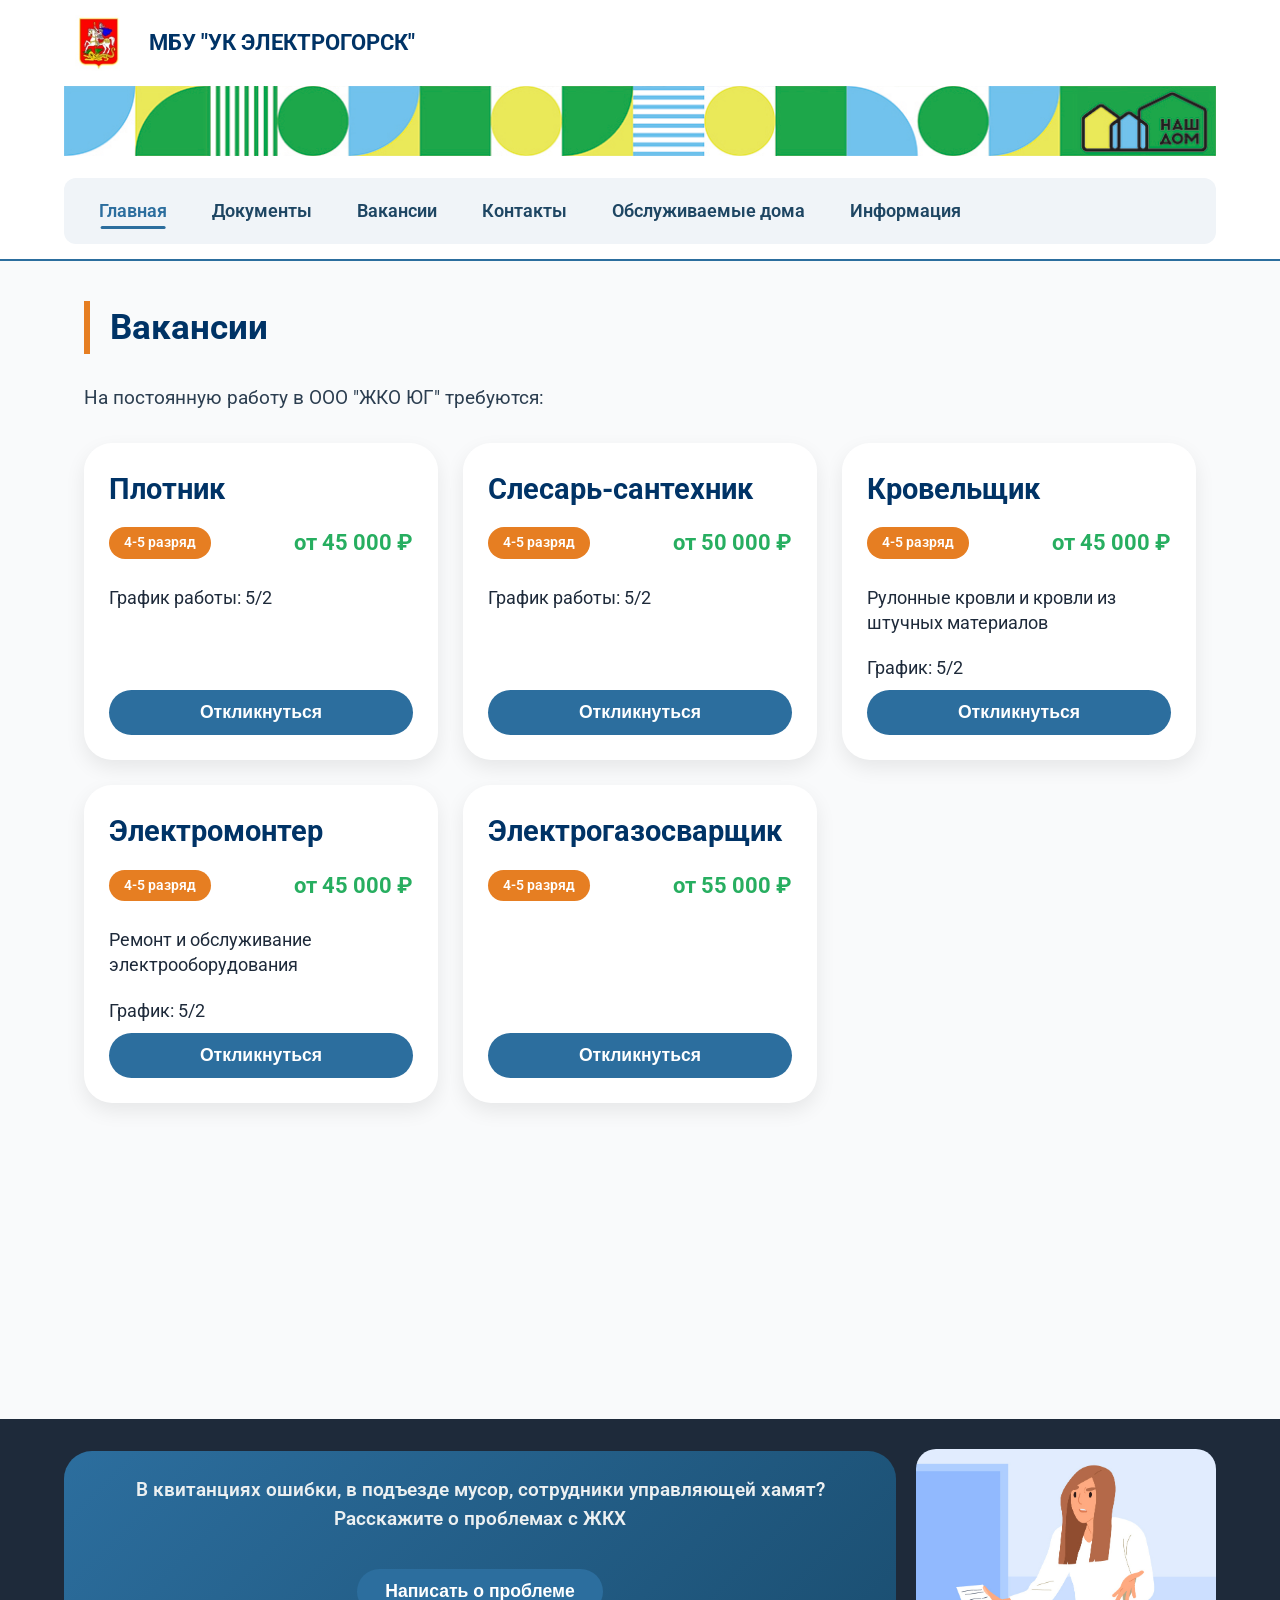
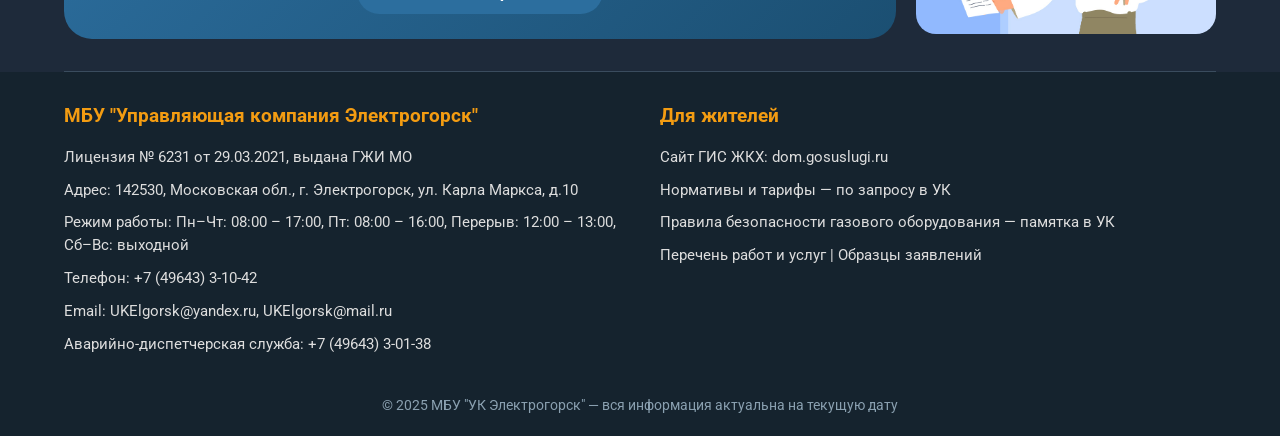
<file: vacancies.html>
<!DOCTYPE html>
<html lang="ru">
<head>
    <meta charset="UTF-8">
    <meta name="viewport" content="width=device-width, initial-scale=1.0, user-scalable=yes">
    <title>Вакансии - МБУ "УК Электрогорск"</title>
    <link rel="stylesheet" href="style.css">
    <link href="https://fonts.googleapis.com/css2?family=Roboto:wght@400;500;700;900&display=swap" rel="stylesheet">
    <link rel="stylesheet" href="https://unpkg.com/aos@next/dist/aos.css">
</head>
<body>

    <!-- ШАПКА -->
    <header class="header">
        <div class="container header-container">
            <div class="logo">
                <img src="images/gerb.jpg" alt="Герб Электрогорска" class="gerb" data-aos="zoom-in" data-aos-duration="1500">
                <span class="logo-text" data-aos="zoom-in" data-aos-duration="1500">МБУ "УК ЭЛЕКТРОГОРСК"</span>
            </div>
            <div class="ornament">
                <img src="images/top_ornament.png" alt="орнамент" class="ornament-img">
            </div>
            <nav class="main-nav">
                <ul class="nav-list">
                    <li><a href="index.html" class="active" data-aos="fade-left" data-aos-duration="1500" data-aos-delay="500">Главная</a></li>
                    <li><a href="documents.html" data-aos="fade-left" data-aos-duration="1500" data-aos-delay="600">Документы</a></li>
                    <li><a href="vacancies.html" data-aos="fade-left" data-aos-duration="1500" data-aos-delay="700">Вакансии</a></li>
                    <li><a href="contacts.html" data-aos="fade-left" data-aos-duration="1500" data-aos-delay="800">Контакты</a></li>
                    <li><a href="houses.html" data-aos="fade-left" data-aos-duration="1500" data-aos-delay="800">Обслуживаемые дома</a></li>
                    <li class="dropdown">
                        <a href="#" data-aos="fade-left" data-aos-duration="1500" data-aos-delay="800">Информация</a>
                        <ul class="dropdown-menu">
                            <li><a href="info.html">Общая информация</a></li>
                            <li><a href="announcements.html">Объявления</a></li>
                        </ul>
                    </li>
                </ul>
            </nav>
        </div>
    </header>

    <main>
        <div class="container vacancies-container">
            <h1 class="page-title" data-aos="fade-right" data-aos-duration="1500">Вакансии</h1>
            <p class="vacancies-intro" data-aos="fade-in" data-aos-duration="1500" data-aos-delay="300">На постоянную работу в ООО "ЖКО ЮГ" требуются:</p>
            
            <div class="vacancies-grid" data-aos="fade-up" data-aos-duration="1500"> 
                <!-- Карточка 1 -->
                <div class="vacancy-card">
                    <h2>Плотник</h2>
                    <div class="vacancy-details">
                        <span class="badge">4-5 разряд</span>
                        <span class="salary">от 45 000 ₽</span>
                    </div>
                    <p>График работы: 5/2</p>
                    <button class="btn respond-btn" data-vacancy="Плотник">Откликнуться</button>
                </div>

                <!-- Карточка 2 -->
                <div class="vacancy-card">
                    <h2>Слесарь-сантехник</h2>
                    <div class="vacancy-details">
                        <span class="badge">4-5 разряд</span>
                        <span class="salary">от 50 000 ₽</span>
                    </div>
                    <p>График работы: 5/2</p>
                    <button class="btn respond-btn" data-vacancy="Слесарь-сантехник">Откликнуться</button>
                </div>

                <!-- Карточка 3 -->
                <div class="vacancy-card">
                    <h2>Кровельщик</h2>
                    <div class="vacancy-details">
                        <span class="badge">4-5 разряд</span>
                        <span class="salary">от 45 000 ₽</span>
                    </div>
                    <p>Рулонные кровли и кровли из штучных материалов</p>
                    <p>График: 5/2</p>
                    <button class="btn respond-btn" data-vacancy="Кровельщик">Откликнуться</button>
                </div>

                <!-- Карточка 4 -->
                <div class="vacancy-card">
                    <h2>Электромонтер</h2>
                    <div class="vacancy-details">
                        <span class="badge">4-5 разряд</span>
                        <span class="salary">от 45 000 ₽</span>
                    </div>
                    <p>Ремонт и обслуживание электрооборудования</p>
                    <p>График: 5/2</p>
                    <button class="btn respond-btn" data-vacancy="Электромонтер">Откликнуться</button>
                </div>

                <!-- Карточка 5 -->
                <div class="vacancy-card">
                    <h2>Электрогазосварщик</h2>
                    <div class="vacancy-details">
                        <span class="badge">4-5 разряд</span>
                        <span class="salary">от 55 000 ₽</span>
                    </div>
                    <button class="btn respond-btn" data-vacancy="Электрогазосварщик">Откликнуться</button>
                </div>
            </div>

            <!-- Контакты отдела кадров -->
            <div class="hr-contacts" data-aos="zoom-in" data-aos-duration="1500">
                <h3>📞 Отдел кадров</h3>
                <p>Телефон: <a href="tel:+74964330138">8 (49643) 3-01-38</a></p>
                <p>Время приёма: Пн–Пт с 10:00 до 16:00</p>
                <p>Или отправьте заявку через форму ниже, и мы свяжемся с вами.</p>
            </div>
        </div>
    </main>

    <!-- ФУТЕР (такой же, как на главной) -->
    <footer class="footer">
        <div class="container footer-container">
            <div class="footer-left">
                <div class="gradient-box">
                    <p class="footer-slogan">В квитанциях ошибки, в подъезде мусор, сотрудники управляющей хамят? Расскажите о проблемах с ЖКХ</p>
                    <button class="btn secondary-btn open-modal-btn">Написать о проблеме</button>
                </div>
            </div>
            <div class="footer-right">
                <img src="images/banner.jpg" alt="Фото дома" class="footer-img">
            </div>
        </div>
        <div class="footer-info">
            <div class="container">
                <div class="info-grid">
                    <div class="info-block">
                        <h4>МБУ "Управляющая компания Электрогорск"</h4>
                        <p>Лицензия № 6231 от 29.03.2021, выдана ГЖИ МО</p>
                        <p>Адрес: 142530, Московская обл., г. Электрогорск, ул. Карла Маркса, д.10</p>
                        <p>Режим работы: Пн–Чт: 08:00 – 17:00, Пт: 08:00 – 16:00, Перерыв: 12:00 – 13:00, Сб–Вс: выходной</p>
                        <p>Телефон: <a href="tel:+74964331042">+7 (49643) 3-10-42</a></p>
                        <p>Email: <a href="mailto:UKElgorsk@yandex.ru">UKElgorsk@yandex.ru</a>, <a href="mailto:UKElgorsk@mail.ru">UKElgorsk@mail.ru</a></p>
                        <p>Аварийно-диспетчерская служба: +7 (49643) 3-01-38</p>
                    </div>
                    <div class="info-block">
                        <h4>Для жителей</h4>
                        <p>Сайт ГИС ЖКХ: <a href="https://dom.gosuslugi.ru" target="_blank">dom.gosuslugi.ru</a></p>
                        <p>Нормативы и тарифы — по запросу в УК</p>
                        <p>Правила безопасности газового оборудования — памятка в УК</p>
                        <p><a href="#">Перечень работ и услуг</a> | <a href="#">Образцы заявлений</a></p>
                    </div>
                </div>
                <div class="copyright">
                    © 2025 МБУ "УК Электрогорск" — вся информация актуальна на текущую дату
                </div>
            </div>
        </div>
    </footer>

    <!-- Модальное окно (заявка) -->
    <div id="modal" class="modal">
        <div class="modal-content">
            <span class="close">&times;</span>
            <h3>Откликнуться на вакансию</h3>
            <form id="vacancyForm">
                <input type="hidden" name="vacancy" id="selectedVacancy">
                <label>Ваше имя *</label>
                <input type="text" name="name" required>
                <label>Контактный телефон *</label>
                <input type="tel" name="phone" required>
                <label>Краткий опыт работы</label>
                <textarea name="experience" rows="3"></textarea>
                <button type="submit" class="btn primary-btn">Отправить заявку</button>
            </form>
        </div>
    </div>
<!-- НОВОЕ МОДАЛЬНОЕ ОКНО для "Написать о проблеме" -->
<div id="problemModal" class="modal problem-modal">
    <div class="modal-content modal-large">
        <span class="close-problem-modal close">&times;</span>
        <h3>Сообщить о проблеме</h3>
        <form id="problemForm" enctype="multipart/form-data">
            <div class="form-group">
                <label>Опишите ситуацию *</label>
                <textarea name="problemText" rows="4" placeholder="Суть проблемы или предложения..." required></textarea>
                <small class="form-hint">Несколько проблем? Рекомендуется указывать информацию только об одной проблеме или предложении, так вопрос быстрее дойдет до адресата.</small>
            </div>

            <div class="form-group">
                <label>Файлы (при необходимости)</label>
                <div class="file-upload-area" id="fileUploadArea">
                    <p>📎 Перетащите файлы сюда или <span class="file-select-link">выберите на компьютере</span></p>
                    <input type="file" name="files" id="fileInput" multiple style="display: none;">
                </div>
                <small class="form-hint">Не более 10 файлов, каждый до 10 Мб</small>
                <ul id="fileList" class="file-list"></ul>
            </div>

            <div class="form-row">
                <div class="form-group">
                    <label>Ваш регион *</label>
                    <select name="region" required>
                        <option value="">Выберите регион</option>
                        <option value="Московская область">Московская область</option>
                        <option value="Москва">Москва</option>
                        <option value="Другой">Другой</option>
                    </select>
                </div>
                <div class="form-group">
                    <label>Категория</label>
                    <select name="category">
                        <option value="">Выберите категорию</option>
                        <option value="Проблема с ЖКХ">Проблема с ЖКХ</option>
                        <option value="Ошибка в квитанции">Ошибка в квитанции</option>
                        <option value="Хамство сотрудников">Хамство сотрудников</option>
                        <option value="Мусор и благоустройство">Мусор и благоустройство</option>
                        <option value="Отопление/горячая вода">Отопление/горячая вода</option>
                    </select>
                </div>
            </div>

            <div class="form-group checkbox-group">
                <label class="checkbox-label">
                    <input type="checkbox" name="publicDisplay"> Отображать сообщение или обращение на портале госуслуг в открытом доступе
                </label>
            </div>

            <div class="form-group checkbox-group">
                <label class="checkbox-label">
                    <input type="checkbox" name="agreement" required> Я соглашаюсь с правилами подачи сообщений и обращений
                </label>
            </div>

            <div class="form-group checkbox-group">
                <label class="checkbox-label">
                    <input type="checkbox" name="collective"> Коллективное обращение
                </label>
                <small class="form-hint">Если обращение коллективное, укажите список заявителей в описании.</small>
            </div>

            <div class="form-group checkbox-group">
                <label class="checkbox-label">
                    <input type="checkbox" name="fz59"> Если Вы хотите, чтобы обращение рассматривалось в соответствии с 59-ФЗ в 30-дневный срок, отметьте на форме
                </label>
            </div>

            <button type="submit" class="btn primary-btn">Отправить обращение</button>
        </form>
    </div>
</div>
<script src="https://unpkg.com/aos@next/dist/aos.js"></script>
  <script>AOS.init({offset:0});</script>
    <script src="script.js"></script>
    <script>
        // Дополнительный скрипт для вакансий: заполнять скрытое поле в модалке
        const respondBtns = document.querySelectorAll('.respond-btn');
        const vacancyInput = document.getElementById('selectedVacancy');
        const modalForm = document.getElementById('vacancyForm');
        
        respondBtns.forEach(btn => {
            btn.addEventListener('click', () => {
                const vacancyName = btn.getAttribute('data-vacancy');
                if (vacancyInput) vacancyInput.value = vacancyName;
                // Открываем модальное окно
                const modal = document.getElementById('modal');
                if (modal) modal.style.display = 'flex';
            });
        });
        
        // Обработка отправки формы вакансии
        if (modalForm) {
            modalForm.addEventListener('submit', (e) => {
                e.preventDefault();
                const vacancy = vacancyInput ? vacancyInput.value : '';
                alert(`Спасибо! Ваша заявка на вакансию "${vacancy}" принята. Мы свяжемся с вами.`);
                modalForm.reset();
                document.getElementById('modal').style.display = 'none';
            });
        }
    </script>
</body>
</html>
</file>
<file: style.css>
* {
    margin: 0;
    padding: 0;
    box-sizing: border-box;
}

body {
    font-family: 'Roboto', sans-serif;
    font-size: 18px;
    line-height: 1.5;
    color: #1e2a3a;
    background-color: #f9fafb;
}

.container {
    width: 90%;
    max-width: 1280px;
    margin: 0 auto;
}

/* Шапка */
.header {
    background: #fff;
    border-bottom: 2px solid #2c6e9e;
    padding: 15px 0;
}

.header-container {
    display: flex;
    flex-direction: column;
    gap: 15px;
}

.logo {
    display: flex;
    align-items: center;
    gap: 15px;
    flex-wrap: wrap;
}

.gerb {
    width: 70px;
    height: auto;
}

.logo-text {
    font-size: 1.4rem;
    font-weight: 700;
    color: #003366;
}

.ornament-img {
    width: 100%;
    height: 70px;
    object-fit: cover;
}

/* Навигация */
.main-nav ul {
    list-style: none;
    display: flex;
    flex-wrap: wrap;
    gap: 5px;
    background: #f0f4f8;
    padding: 10px 15px;
    border-radius: 12px;
}

.main-nav li {
    position: relative;
}

.main-nav a {
    display: block;
    padding: 10px 20px;
    text-decoration: none;
    color: #1e4663;
    font-weight: 600;
    font-size: 1.1rem;
    border-radius: 30px;
    position: relative;
    transition: color 0.3s ease;
}
.main-nav a::after {
    content: '';
    position: absolute;
    bottom: 5px;
    left: 50%;
    transform: translateX(-50%);
    width: 0;
    height: 3px;
    background: #2c6e9e;
    border-radius: 3px;
    transition: width 0.3s ease;
}
.main-nav a:hover::after,
.main-nav a.active::after {
    width: 60%;
}
.main-nav a:hover,
.main-nav a.active {
    background: none;
    color: #2c6e9e;
}

.dropdown-menu {
    position: absolute;
    top: 100%;
    left: 0;
    background: white;
    list-style: none;
    width: 200px;
    box-shadow: 0 5px 15px rgba(0,0,0,0.1);
    border-radius: 12px;
    z-index: 100;
    padding: 8px 0;
    
    /* Плавное появление */
    opacity: 0;
    visibility: hidden;
    transform: translateY(-10px);
    transition: opacity 0.25s ease, visibility 0.25s ease, transform 0.25s ease;
}

.dropdown:hover .dropdown-menu {
    opacity: 1;
    visibility: visible;
    transform: translateY(0);
}


.dropdown-menu a {
    padding: 8px 20px;
    font-weight: normal;
    display: block;
}

@media (max-width: 768px) {
    body {
        font-size: 16px;
    }
    .main-nav ul {
        flex-direction: column;
    }
    /* Для мобильных — подменю раскрывается без анимации, но не мешает десктопу */
    .dropdown-menu {
        position: static;
        width: 100%;
        box-shadow: none;
        background: #e9ecef;
        opacity: 1;
        visibility: visible;
        transform: none;
        display: none;  /* скрыто, показываем при наведении */
    }
    .dropdown:hover .dropdown-menu {
        display: block;
    }
    .company-title {
        font-size: 1.4rem;
    }
    .heating-images {
        flex-direction: row;
        flex-wrap: wrap;
    }
    .heating-images img {
        width: calc(50% - 10px);
    }
}

/* Герой */
.hero {
    padding: 30px 0 20px;
    text-align: center;
}

.company-title {
    font-size: 1.8rem;
    color: #003366;
    margin-bottom: 20px;
}

.city-photo {
    width: 100%;
    max-height: 400px;
    object-fit: cover;
    border-radius: 24px;
    box-shadow: 0 4px 12px rgba(0,0,0,0.1);
}

/* Миссия */
.mission {
    padding: 40px 0;
    background: #eef2f7;
}

.mission .container {
    display: flex;
    flex-wrap: wrap;
    gap: 30px;
    align-items: center;
}

.mission-text {
    flex: 2;
    font-size: 1rem;
    line-height: 1.6;
}

.mission-text p {
    background: white;
    padding: 25px;
    border-radius: 28px;
    box-shadow: 0 4px 10px rgba(0,0,0,0.05);
}

.mission-img {
    flex: 1;
    max-width: 280px;
    border-radius: 20px;
}

/* ===== ОБНОВЛЁННЫЙ БЛОК ОТОПЛЕНИЯ ===== */
.heating {
    padding: 50px 0;
    background: #f0f7fc;
}

.heating-container {
    display: flex;
    flex-wrap: wrap;
    gap: 30px;
    align-items: center; /* картинка прижата к верху, не плавает по центру */
}

.heating-info {
    flex: 2;
    min-width: 280px;
}

.heating-info h2 {
    color: #c0392b;
    margin-bottom: 15px;
    font-size: 2rem;
}

.heating-info h2 span {
    display: inline-block;
    background: #e6f2f9;
    padding: 0 12px;
    border-radius: 40px;
    font-size: 1.5rem;
    color: #1e4663;
}

.lead {
    font-size: 1.1rem;
    background: #ffffffd9;
    padding: 12px 20px;
    border-radius: 28px;
    margin-bottom: 30px;
    border-left: 4px solid #2c6e9e;
}

.steps-block {
    margin-bottom: 25px;
    background: white;
    padding: 20px 25px;
    border-radius: 28px;
    box-shadow: 0 4px 12px rgba(0,0,0,0.03);
    border: 1px solid #e2edf2;
}

.steps-block h3 {
    margin: 0 0 15px 0;
    color: #1e4663;
    font-size: 1.4rem;
}

.styled-list {
    list-style: none;
    padding-left: 0;
}

.check-list li {
    padding-left: 35px;
    margin-bottom: 12px;
    position: relative;
    font-size: 1rem;
}

.check-list li::before {
    content: "✔️";
    position: absolute;
    left: 0;
    color: #27ae60;
    font-size: 1.2rem;
}


.numbered-list {
    list-style: none;
    counter-reset: step-counter;
}

.numbered-list li {
    counter-increment: step-counter;
    padding-left: 45px;
    margin-bottom: 12px;
    position: relative;
    font-weight: 500;
}


.numbered-list li::before {
    content: counter(step-counter);
    background: #2c6e9e;
    color: white;
    font-weight: bold;
    width: 28px;
    height: 28px;
    border-radius: 50%;
    display: inline-flex;
    align-items: center;
    justify-content: center;
    position: absolute;
    left: 0;
    top: -2px;
    font-size: 0.9rem;
}

/* Правая колонка — картинка увеличенной ширины */
.heating-image-single {
    flex: 1.4;
    min-width: 320px;
    display: flex;
    flex-direction: column;
    gap: 20px;
}
.heating-image-single img {
    width: 100%;
    height: auto;
    border-radius: 28px;
    box-shadow: 0 12px 24px rgba(0,0,0,0.1);
    display: block;
}

/* На мобильных картинка становится сверху или снизу */
@media (max-width: 768px) {
    .heating-container {
        flex-direction: column;
    }
    .heating-image-single {
        width: 100%;
        order: -1; /* картинка над текстом, можно убрать если нужно под текстом */
    }
}

.heating-images img:hover {
    transform: scale(1.02);
}

.heating-img-top {
    max-height: 280px;
    object-position: top;
}

.heating-img-bottom {
    max-height: 240px;
    object-position: center;
}

/* Кнопки */
.btn {
    padding: 12px 28px;
    font-size: 1.1rem;
    font-weight: 700;
    border: none;
    border-radius: 50px;
    cursor: pointer;
    transition: 0.2s;
    margin-top: 15px;
}

.primary-btn {
    background-color: #e67e22;
    color: white;
    box-shadow: 0 4px 8px rgba(230,126,34,0.3);
}

.primary-btn:hover {
    background-color: #d35400;
    transform: translateY(-2px);
}

.secondary-btn {
    background-color: #2c6e9e;
    color: white;
}

.secondary-btn:hover {
    background-color: #1e4a76;
    transform: translateY(-3px);/* положение(вверх) */
    
}

/* Футер */
.footer {
    background: #1e2a3a;
    color: #ecf0f1;
    margin-top: 40px;
}

.footer-container {
    display: flex;
    flex-wrap: wrap;
    justify-content: space-between;
    align-items: center;
    padding: 30px 0;
    gap: 20px;
    border-bottom: 1px solid #3a4c5e;
}

.footer-left {
    flex: 1;
    min-width: 250px;
}

.gradient-box {
    background: linear-gradient(135deg, #2c6e9e, #1b4f72);
    padding: 25px;
    border-radius: 28px;
    text-align: center;
}

.footer-slogan {
    font-weight: 600;
    margin-bottom: 20px;
    font-size: 1.2rem;
}

.footer-right img {
    max-width: 300px;
    border-radius: 20px;
}

.footer-info {
    background: #15232e;
    padding: 30px 0 20px;
}

.info-grid {
    display: flex;
    flex-wrap: wrap;
    gap: 40px;
    justify-content: space-between;
}

.info-block {
    flex: 1;
    min-width: 260px;
}

.info-block h4 {
    margin-bottom: 15px;
    color: #f39c12;
    font-size: 1.2rem;
}

.info-block p, .info-block a {
    font-size: 0.95rem;
    margin-bottom: 10px;
    color: #ddd;
    text-decoration: none;
}

.info-block a:hover {
    color: #f39c12;
    text-decoration: underline;
}

.copyright {
    text-align: center;
    margin-top: 30px;
    font-size: 0.85rem;
    color: #8aa0b0;
}

/* ===== РАСШИРЕННАЯ МОДАЛКА ДЛЯ ПРОБЛЕМ ===== */
.problem-modal .modal-content {
    max-width: 1000px;          /* шире — было 700px */
    width: 90%;
    max-height: 85vh;
    overflow-y: auto;          /* скролл только вертикальный */
    padding: 30px;
    border-radius: 32px;
    background: white;
    scrollbar-width: thin;
}
.problem-modal .modal-content {
    max-height: 85vh;
    overflow-y: auto;
    border-radius: 32px;
    /* скролл будет внутри, но не вылезет за углы, если у родителя overflow скрыт? */
}
.problem-modal .modal-content {
    scrollbar-width: thin;
}
.problem-modal .modal-content::-webkit-scrollbar {
    width: 6px;
}
.problem-modal .modal-content::-webkit-scrollbar-track {
    background: #f1f1f1;
    border-radius: 10px;
}
.problem-modal .modal-content::-webkit-scrollbar-thumb {
    background: #2c6e9e;
    border-radius: 10px;
}
.modal-large {
    max-width: 700px;
}

.form-group {
    margin-bottom: 20px;
}

.form-group label {
    display: block;
    font-weight: 600;
    margin-bottom: 8px;
    color: #1e4663;
}

.form-group input[type="text"],
.form-group input[type="tel"],
.form-group textarea,
.form-group select {
    width: 100%;
    padding: 12px 15px;
    border: 1px solid #ccc;
    border-radius: 20px;
    font-size: 1rem;
    font-family: inherit;
}
.form-group textarea {
    resize: vertical;
}

.form-hint {
    font-size: 0.85rem;
    color: #7f8c8d;
    margin-top: 5px;
    display: block;
}

.form-row {
    display: flex;
    gap: 20px;
    flex-wrap: wrap;
}

.form-row .form-group {
    flex: 1;
}

/* Зона загрузки файлов */
.file-upload-area {
    border: 2px dashed #2c6e9e;
    border-radius: 20px;
    padding: 20px;
    text-align: center;
    background: #f8fafc;
    cursor: pointer;
    transition: 0.2s;
}

.file-upload-area:hover {
    background: #eef2f7;
    border-color: #e67e22;
}

.file-select-link {
    color: #e67e22;
    text-decoration: underline;
    cursor: pointer;
}

.file-list {
    margin-top: 10px;
    list-style: none;
    padding-left: 0;
}

.file-list li {
    background: #eef2f7;
    margin: 5px 0;
    padding: 5px 10px;
    border-radius: 12px;
    font-size: 0.9rem;
    display: inline-block;
    margin-right: 8px;
}

/* Чекбоксы */
.checkbox-group {
    margin: 15px 0;
}

.checkbox-label {
    display: flex;
    align-items: center;
    gap: 12px;
    cursor: pointer;
    font-weight: 400;
    color: #1e2a3a;
}
.checkbox-label input {
    width: 20px;
    height: 20px;
    margin: 0;
    flex-shrink: 0;
    cursor: pointer;
}
.checkbox-label {
    font-weight: 400;
}
.checkbox-label br {
    display: none;
}

/* Кнопка закрытия */
.close-problem-modal {
    position: absolute;
    right: 20px;
    top: 15px;
    font-size: 28px;
    cursor: pointer;
    color: #777;
}

.close-problem-modal:hover {
    color: black;
}


/* ЖЁСТКОЕ ИСПРАВЛЕНИЕ ЧЕКБОКСОВ – квадратик слева, текст справа */
.modal .checkbox-label,
.problem-modal .checkbox-label {
    display: flex !important;
    flex-direction: row !important;
    align-items: center !important;
    gap: 12px !important;
}
.modal .checkbox-label input,
.problem-modal .checkbox-label input {
    width: 20px !important;
    height: 20px !important;
    margin: 0 !important;
    flex-shrink: 0 !important;
}






/* Старая модалка (простая форма) */
.modal {
    display: none;
    position: fixed;
    z-index: 1000;
    left: 0;
    top: 0;
    width: 100%;
    height: 100%;
    background-color: rgba(0,0,0,0.7);
    justify-content: center;
    align-items: center;
}
.modal .modal-content {
    background: white;
    width: 90%;
    max-width: 500px;
    padding: 30px;
    border-radius: 32px;
    position: relative;
}
.modal .close {
    position: absolute;
    right: 20px;
    top: 15px;
    font-size: 32px;
    cursor: pointer;
    color: #777;
}
.modal .close:hover {
    color: black;
}
.modal label {
    display: block;
    margin-top: 15px;
    font-weight: 600;
}
.modal input, .modal textarea {
    width: 100%;
    padding: 10px;
    margin-top: 5px;
    border: 1px solid #ccc;
    border-radius: 20px;
    font-size: 1rem;
}

@media (max-width: 768px) {
    body {
        font-size: 16px;
    }
    .main-nav ul {
        flex-direction: column;
    }
    .dropdown-menu {
        position: static;
        width: 100%;
        box-shadow: none;
        background: #e9ecef;
    }
    .company-title {
        font-size: 1.4rem;
    }
    .heating-images {
        flex-direction: row;
        flex-wrap: wrap;
    }
    .heating-images img {
        width: calc(50% - 10px);
    }
}

/* Стили для страницы Документы */
.documents-container {
    padding: 40px 20px;
}

.page-title {
    font-size: 2.2rem;
    color: #003366;
    margin-bottom: 30px;
    border-left: 6px solid #e67e22;
    padding-left: 20px;
}

.doc-block {
    background: white;
    border-radius: 28px;
    padding: 25px 30px;
    margin-bottom: 40px;
    box-shadow: 0 5px 15px rgba(0,0,0,0.05);
}

.doc-block h2 {
    color: #1e4663;
    margin-bottom: 20px;
    font-size: 1.8rem;
}

.doc-block p {
    margin-bottom: 15px;
    line-height: 1.6;
}

.important {
    background: #fef5e7;
    border-left: 5px solid #e67e22;
    padding: 12px 18px;
    border-radius: 16px;
}

.pdf-list ul {
    list-style: none;
    padding-left: 0;
}

.pdf-list li {
    margin: 12px 0;
    padding-left: 28px;
    background: url('data:image/svg+xml;utf8,<svg xmlns="http://www.w3.org/2000/svg" width="20" height="20" viewBox="0 0 24 24" fill="%23e67e22"><path d="M20 8h-2.81c-.45-.78-1.07-1.45-1.82-1.96L17 4.41 15.59 3l-2.17 2.17C12.96 5.06 12.49 5 12 5s-.96.06-1.41.17L8.41 3 7 4.41l1.62 1.63c-.75.51-1.37 1.18-1.82 1.96H4v2h2.09c-.05.33-.09.66-.09 1v1H4v2h2v1c0 .34.04.67.09 1H4v2h2.81c1.04 1.79 2.97 3 5.19 3s4.15-1.21 5.19-3H20v-2h-2.09c.05-.33.09-.66.09-1v-1h2v-2h-2v-1c0-.34-.04-.67-.09-1H20V8z"/></svg>') left center no-repeat;
    background-size: 20px;
}

.pdf-list a {
    text-decoration: none;
    color: #2c6e9e;
    font-weight: 500;
    border-bottom: 1px dashed #2c6e9e;
}

.pdf-list a:hover {
    color: #e67e22;
    border-bottom-color: #e67e22;
}

.note {
    font-size: 0.9rem;
    color: #7f8c8d;
    margin-top: 20px;
    font-style: italic;
}

/* Страница контактов */
.contacts-container {
    padding: 40px 20px;
}

.contacts-grid {
    display: flex;
    flex-wrap: wrap;
    gap: 30px;
    margin-bottom: 40px;
}

.contact-card {
    flex: 1;
    background: white;
    border-radius: 28px;
    padding: 25px;
    box-shadow: 0 5px 15px rgba(0,0,0,0.05);
}

.contact-card h2 {
    color: #1e4663;
    font-size: 1.6rem;
    margin-bottom: 20px;
}

.contact-card p {
    margin-bottom: 12px;
    line-height: 1.5;
}

.contact-card a {
    color: #e67e22;
    text-decoration: none;
    font-weight: 500;
}

.map-container {
    background: white;
    border-radius: 28px;
    padding: 20px;
    box-shadow: 0 5px 15px rgba(0,0,0,0.05);
}

.map-container h2 {
    margin-bottom: 20px;
    color: #1e4663;
}
/* Дополнительные стили для карты */
.map-container:hover {
    box-shadow: 0 8px 20px rgba(0, 0, 0, 0.1);
    transition: box-shadow 0.3s ease;
}
.map-placeholder {
    background: #eef2f7;
    height: 300px;
    display: flex;
    align-items: center;
    justify-content: center;
    border-radius: 20px;
    text-align: center;
    color: #7f8c8d;
}

.announcements-container {
    padding: 40px 20px;
}
.announcements-grid {
    display: flex;
    flex-wrap: wrap;
    gap: 30px;
    justify-content: center;
}
.announcement-card {
    flex: 1 1 400px;
    background: white;
    border-radius: 24px;
    overflow: hidden;
    box-shadow: 0 4px 12px rgba(0,0,0,0.1);
}
.announcement-card img {
    width: 100%;
    height: auto;
    display: block;
}

/* Страница вакансий */
.vacancies-container {
    padding: 40px 20px;
}

.vacancies-intro {
    font-size: 1.2rem;
    margin-bottom: 30px;
    color: #2c3e50;
}

.vacancies-grid {
    display: grid;
    grid-template-columns: repeat(auto-fill, minmax(320px, 1fr));
    gap: 25px;
    margin-bottom: 50px;
    align-items: stretch; /* чтобы все карточки были одинаковой высоты в ряду */
}


.vacancy-card {
    background: white;
    border-radius: 28px;
    padding: 25px;
    box-shadow: 0 8px 20px rgba(0,0,0,0.08);
    transition: transform 0.2s, box-shadow 0.2s;
    display: flex;
    flex-direction: column;  /* размещаем содержимое вертикально */
    height: 100%;            /* занимает всю доступную высоту */
}

.vacancy-card:hover {
    transform: translateY(-5px);
    box-shadow: 0 12px 28px rgba(0,0,0,0.12);
}

.vacancy-card h2 {
    font-size: 1.8rem;
    color: #003366;
    margin-bottom: 15px;
}

.vacancy-details {
    display: flex;
    justify-content: space-between;
    align-items: center;
    margin-bottom: 15px;
    flex-wrap: wrap;
    gap: 10px;
}

.badge {
    background: #e67e22;
    color: white;
    padding: 5px 15px;
    border-radius: 30px;
    font-weight: 600;
    font-size: 0.9rem;
}

.salary {
    font-size: 1.4rem;
    font-weight: 700;
    color: #27ae60;
}

.vacancy-card p {
    margin: 10px 0;
    line-height: 1.4;
}

.respond-btn {
    background-color: #2c6e9e;
    color: white;
    width: 100%;
    margin-top: auto;        /* прижимаем кнопку к низу */
    font-weight: 700;
}

.respond-btn:hover {
    background-color: #1e4a76;
}

.hr-contacts {
    background: linear-gradient(135deg, #fef5e7, #fff);
    border-radius: 28px;
    padding: 25px;
    margin-top: 20px;
    text-align: center;
    border: 1px solid #ffe0b3;
}

.hr-contacts h3 {
    color: #e67e22;
    font-size: 1.6rem;
    margin-bottom: 15px;
}

.hr-contacts a {
    color: #2c6e9e;
    font-weight: bold;
    text-decoration: none;
}







/* ===== АККОРДЕОН ДЛЯ СТРАНИЦЫ ИНФОРМАЦИЯ ===== */
.info-container {
    padding: 40px 20px;
}

.accordion-item {
    background: white;
    border-radius: 28px;
    margin-bottom: 20px;
    box-shadow: 0 5px 15px rgba(0,0,0,0.05);
    overflow: hidden;
}

.accordion-header {
    width: 100%;
    background: none;
    border: none;
    text-align: left;
    font-size: 1.6rem;
    font-weight: 700;
    color: #1e4663;
    padding: 20px 25px;
    display: flex;
    justify-content: space-between;
    align-items: center;
    cursor: pointer;
    transition: background 0.2s;
}

.accordion-header:hover {
    background: #f8fafc;
}

.accordion-header .icon {
    font-size: 1.8rem;
    font-weight: 400;
    transition: transform 0.3s ease;
    color: #e67e22;
}

.accordion-header.active .icon {
    transform: rotate(45deg);
}

/* Новая техника: grid-template-rows для плавности */
.accordion-content {
    display: grid;
    grid-template-rows: 0fr;
    transition: grid-template-rows 0.35s cubic-bezier(0.33, 1, 0.68, 1);
    padding: 0 25px;
}

.accordion-content.show {
    grid-template-rows: 1fr;
    padding: 0 25px 25px 25px;
}

/* Внутренний контейнер для контента */
.accordion-content > div {
    overflow: hidden;
}

/* Внутренние отступы для контента */
.accordion-content p,
.accordion-content ul,
.accordion-content ol {
    margin-bottom: 15px;
    line-height: 1.6;
}

.accordion-content ul, 
.accordion-content ol {
    padding-left: 25px;
}

.accordion-content a {
    color: #e67e22;
    text-decoration: none;
    font-weight: 500;
}

.accordion-content a:hover {
    text-decoration: underline;
}





/* Стили для нового блока с контактами на главной странице */
.contacts-block {
    padding: 60px 0;
    background: #ffffff;
}

.section-title {
    font-size: 2rem;
    font-weight: 700;
    color: #003366;
    text-align: center;
    margin-bottom: 40px;
    position: relative;
}
.section-title:after {
    content: '';
    display: block;
    width: 80px;
    height: 4px;
    background: #e67e22;
    margin: 15px auto 0;
    border-radius: 2px;
}

/* Стили для табличного варианта */
.contacts-table-wrapper {
    overflow-x: auto;
    margin: 30px 0;
}
.contacts-table {
    width: 100%;
    border-collapse: collapse;
    background: #ffffff;
    border-radius: 28px;
    overflow: hidden;
    box-shadow: 0 8px 20px rgba(0,0,0,0.08);
    transition: box-shadow 0.3s ease;
}
.contacts-table:hover {
    box-shadow: 0 15px 30px rgba(0,0,0,0.12);
}

.contacts-table td {
    padding: 18px 22px;
    border-bottom: 1px solid #eef2f7;
    vertical-align: top;
    transition: all 0.2s ease;
}
.contacts-table td:first-child {
    font-weight: 700;
    color: #003366;
    width: 38%;
    background-color: #fafcfd;
    border-right: 1px solid #eef2f7;
}
.contacts-table tr:last-child td {
    border-bottom: none;
}
.contacts-table tr:hover td {
    background-color: #fef5e7;
    transform: scale(1.01);
    transition: all 0.2s ease;
}
.contacts-table tr:hover td:first-child {
    background-color: #fff0e0;
}
.contacts-note {
    background: linear-gradient(135deg, #fef5e7, #fff);
    padding: 18px 25px;
    border-radius: 24px;
    color: #a04000;
    font-size: 0.95rem;
    border-left: 6px solid #e67e22;
    margin-top: 30px;
    box-shadow: 0 2px 8px rgba(0,0,0,0.03);
}

.contacts-table a {
    color: #2c6e9e;
    text-decoration: none;
    font-weight: 500;
    transition: color 0.2s;
}
.contacts-table a:hover {
    color: #e67e22;
    text-decoration: underline;
}
/* Примечание под таблицей */
.contacts-note {
    background: linear-gradient(135deg, #fef5e7, #fff);
    padding: 18px 25px;
    border-radius: 24px;
    color: #a04000;
    font-size: 0.95rem;
    border-left: 6px solid #e67e22;
    margin-top: 30px;
    box-shadow: 0 2px 8px rgba(0,0,0,0.03);
}















/* Блок контактов администрации — карточки */
.admin-cards {
    margin-top: 35px;
}

.admin-cards-title {
    font-size: 1.4rem;
    font-weight: 700;
    color: #003366;
    text-align: center;
    margin-bottom: 25px;
}

.admin-cards-grid {
    display: grid;
    grid-template-columns: repeat(auto-fit, minmax(200px, 1fr));
    gap: 20px;
}

.admin-card {
    background: #ffffff;
    border-radius: 28px;
    padding: 25px 20px 20px;
    text-align: center;
    box-shadow: 0 4px 12px rgba(0,0,0,0.06);
    transition: transform 0.25s ease, box-shadow 0.25s ease;
    border-top: 6px solid #2c6e9e; /* базовая линия, будет переопределена для каждой карточки */
}

.admin-card:hover {
    transform: translateY(-6px);
    box-shadow: 0 12px 24px rgba(0,0,0,0.12);
}

/* Индивидуальные цвета для карточек */
.address-card {
    border-top-color: #27ae60;
}
.phones-card {
    border-top-color: #e67e22;
}
.email-card {
    border-top-color: #8e44ad;
}

.admin-card-icon {
    font-size: 2.2rem;
    margin-bottom: 10px;
    display: block;
}

.admin-card-heading {
    font-size: 1.1rem;
    font-weight: 700;
    color: #1e4663;
    margin-bottom: 12px;
}

.admin-card-text {
    font-size: 1.1rem; /* увеличили */
    line-height: 1.8; /* больше межстрочного интервала для разделения */
    color: #1e2a3a; /* более темный цвет для контраста */
    font-weight: 500; /* чуть жирнее */
}
.admin-card-text a {
    color: #003366; /* более насыщенный синий */
    font-weight: 700; /* жирный */
    text-decoration: none;
    font-size: 1.15rem; /* чуть крупнее */
    transition: color 0.2s;
    display: inline-block; /* для удобства */
    padding: 2px 0;
}

.admin-card-text a:hover {
    color: #e67e22;
    text-decoration: underline;
}
/* Каждый номер можно обернуть в span с отступом, чтобы они не слипались */
.admin-card-text br {
    margin-bottom: 4px;
}
/* Можно добавить разделитель между строками телефонов */
.admin-card-text .phone-item {
    display: block;
    margin-bottom: 4px;
}
.phone-item,
.email-item {
    display: block;
    margin-bottom: 6px;
    font-size: 1.1rem;
}
.phone-item a,
.email-item a {
    font-size: 1.2rem;
    font-weight: 700;
    color: #003366;
}
.phone-item a:hover,
.email-item a:hover {
    color: #e67e22;
}

/* Адаптивность */
@media (max-width: 600px) {
    .admin-cards-grid {
        grid-template-columns: 1fr;
        gap: 15px;
    }
    .admin-card {
        padding: 20px 15px;
    }
}








/* Карточка приёма директором */
.highlight-card {
    background: linear-gradient(135deg, #fef9f0, #fff);
    border: 1px solid #ffe0b3;
    position: relative;
}

.highlight-card::before {
    content: '⭐';
    position: absolute;
    top: -10px;
    right: -10px;
    font-size: 2rem;
    background: white;
    border-radius: 50%;
    padding: 5px;
    box-shadow: 0 2px 8px rgba(0,0,0,0.1);
}

.highlight-card .important-note {
    background: #fef5e7;
    border-radius: 16px;
    padding: 10px 15px;
    margin-top: 15px;
    font-size: 0.9rem;
    color: #a04000;
    border-left: 4px solid #e67e22;
}








/* Страница обслуживаемых домов */
.houses-container {
    padding: 40px 20px;
}

.houses-intro {
    font-size: 1.1rem;
    margin-bottom: 25px;
    color: #2c3e50;
}

.search-box {
    margin-bottom: 30px;
}

.search-input {
    width: 100%;
    max-width: 500px;
    padding: 14px 20px;
    border: 2px solid #e2edf2;
    border-radius: 30px;
    font-size: 1rem;
    transition: border-color 0.3s, box-shadow 0.3s;
    outline: none;
}

.search-input:focus {
    border-color: #2c6e9e;
    box-shadow: 0 0 0 4px rgba(44, 110, 158, 0.1);
}

/* Аккордеон улиц */
.houses-accordion {
    margin-top: 10px;
}

.house-street-item {
    margin-bottom: 12px;
    border-radius: 20px;
    overflow: hidden;
    background: white;
    box-shadow: 0 2px 8px rgba(0,0,0,0.04);
    transition: box-shadow 0.2s;
}

.house-street-item:hover {
    box-shadow: 0 4px 12px rgba(0,0,0,0.08);
}

.house-street-header {
    width: 100%;
    padding: 16px 22px;
    background: #f8fafc;
    border: none;
    text-align: left;
    font-size: 1.15rem;
    font-weight: 700;
    color: #003366;
    cursor: pointer;
    display: flex;
    justify-content: space-between;
    align-items: center;
    transition: background 0.2s;
}

.house-street-header:hover {
    background: #eef2f7;
}

.street-name {
    flex: 1;
}

.street-badge {
    display: flex;
    align-items: center;
    gap: 12px;
    font-weight: 400;
    font-size: 0.9rem;
    color: #7f8c8d;
}

.house-count {
    background: #2c6e9e;
    color: white;
    padding: 2px 12px;
    border-radius: 20px;
    font-weight: 600;
    font-size: 0.8rem;
}

.arrow {
    transition: transform 0.25s ease;
    font-size: 0.7rem;
    color: #2c6e9e;
}

.house-street-content {
    display: grid;
    grid-template-rows: 0fr;
    transition: grid-template-rows 0.35s cubic-bezier(0.33, 1, 0.68, 1);
    padding: 0 25px;
}

.house-street-content.open {
    grid-template-rows: 1fr;
    padding: 15px 25px 20px;
}
.house-street-content > div {
    overflow: hidden;
}

.house-list {
    display: flex;
    flex-wrap: wrap;
    gap: 10px;
}

.house-btn {
    padding: 8px 18px;
    background: #eef2f7;
    border: none;
    border-radius: 20px;
    font-size: 0.95rem;
    font-weight: 500;
    color: #1e4663;
    cursor: pointer;
    transition: background 0.2s, transform 0.15s, box-shadow 0.2s;
}

.house-btn:hover {
    background: #2c6e9e;
    color: white;
    transform: scale(1.04);
    box-shadow: 0 4px 10px rgba(44, 110, 158, 0.25);
}

/* Модалка для дома */
.house-modal .modal-content {
    max-width: 480px;
}

.house-modal .modal-content h3 {
    color: #003366;
    font-size: 1.5rem;
    margin-bottom: 20px;
    border-bottom: 2px solid #e67e22;
    padding-bottom: 12px;
}

.house-modal-info .modal-row {
    display: flex;
    padding: 8px 0;
    border-bottom: 1px solid #f0f0f0;
    gap: 12px;
}

.house-modal-info .modal-row:last-of-type {
    border-bottom: none;
}

.modal-label {
    font-weight: 600;
    color: #1e4663;
    min-width: 140px;
    flex-shrink: 0;
}

.modal-value {
    color: #2c3e50;
    word-break: break-word;
}

.modal-value a {
    color: #e67e22;
    text-decoration: none;
    font-weight: 600;
}

.modal-value a:hover {
    text-decoration: underline;
}

.modal-divider {
    height: 1px;
    background: #e2edf2;
    margin: 12px 0;
}
/* Стили для списка документов в модалке */
.documents-list {
    list-style: none;
    padding-left: 0;
    margin: 0;
}

.documents-list li {
    margin: 6px 0;
}

.documents-list a {
    display: inline-block;
    padding: 6px 14px;
    background: #f0f7fc;
    border-radius: 16px;
    color: #2c6e9e;
    text-decoration: none;
    font-weight: 500;
    transition: background 0.2s, color 0.2s;
    border: 1px solid #d9e6f0;
}

.documents-list a:hover {
    background: #2c6e9e;
    color: white;
    border-color: #2c6e9e;
}
/* Адаптивность */
@media (max-width: 600px) {
    .modal-label {
        min-width: 100px;
        font-size: 0.9rem;
    }
    .house-modal .modal-content {
        max-width: 100%;
        padding: 20px;
    }
}
</file>
